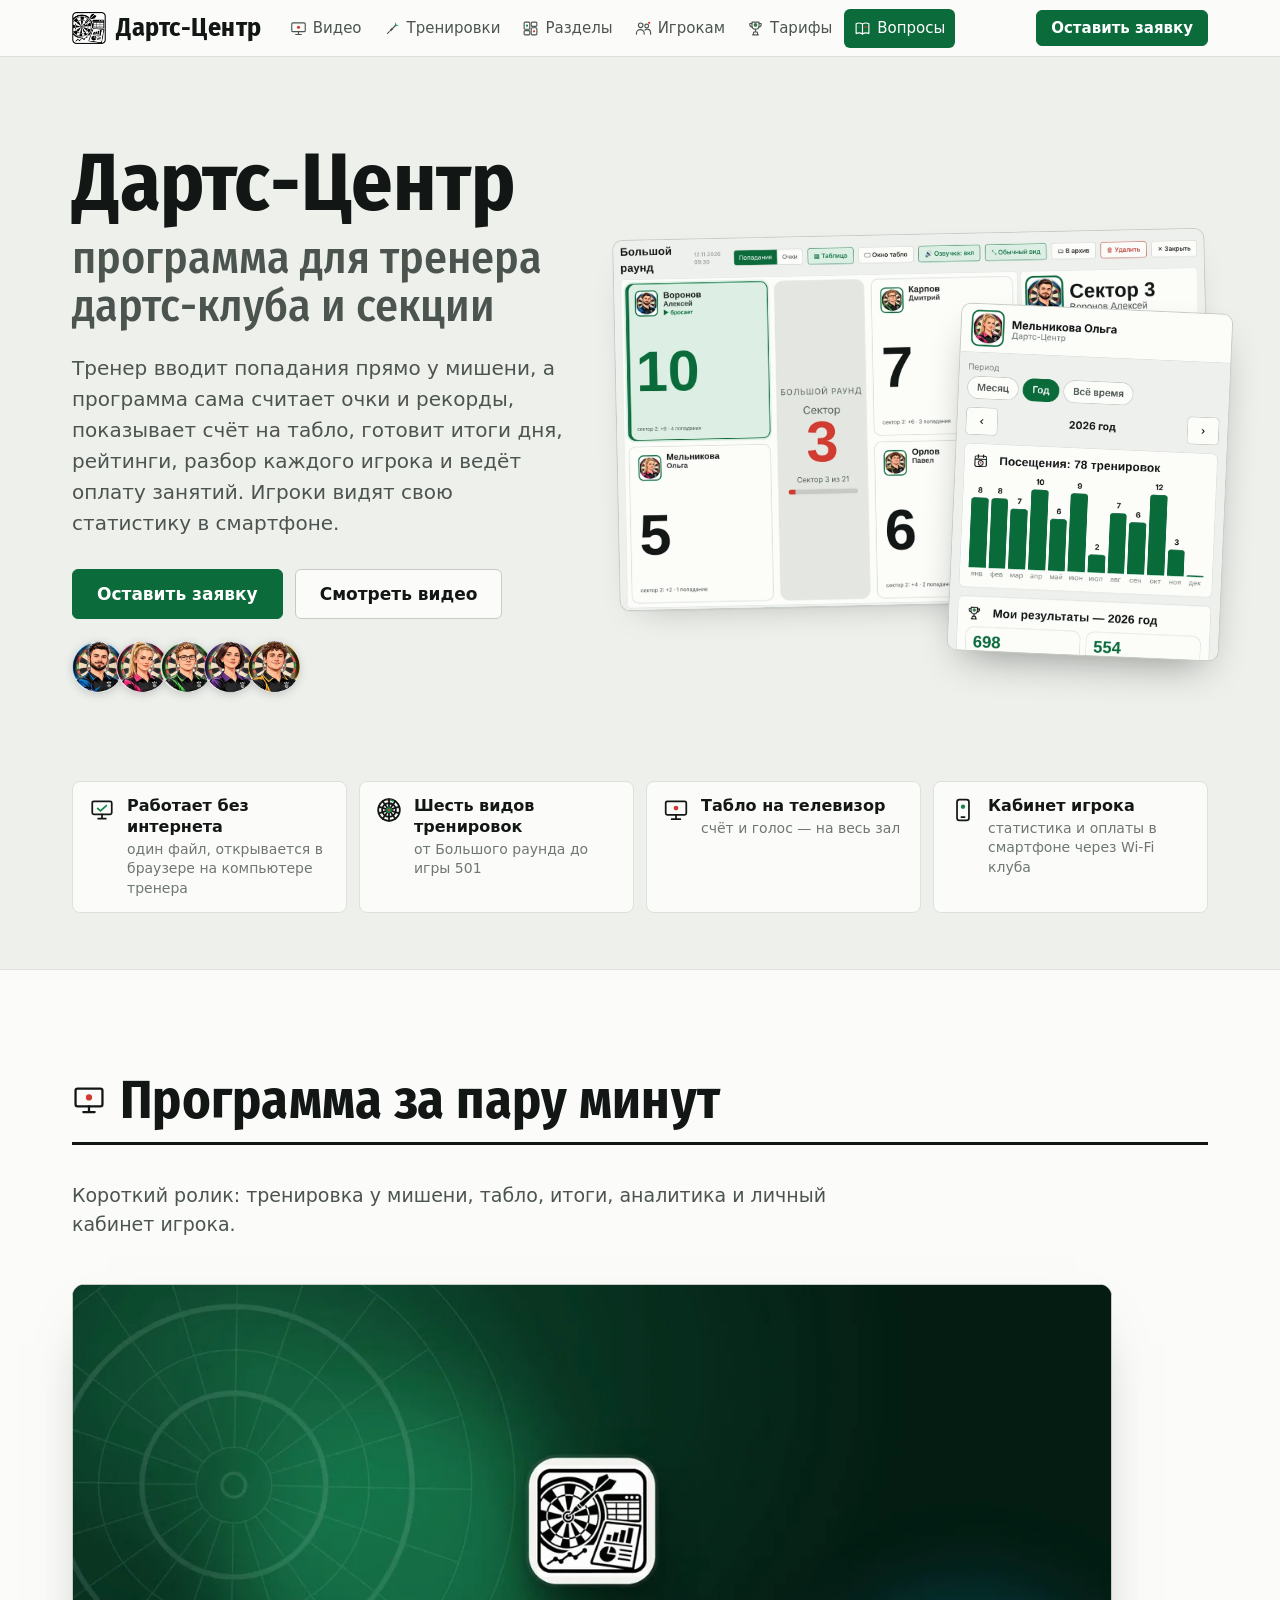
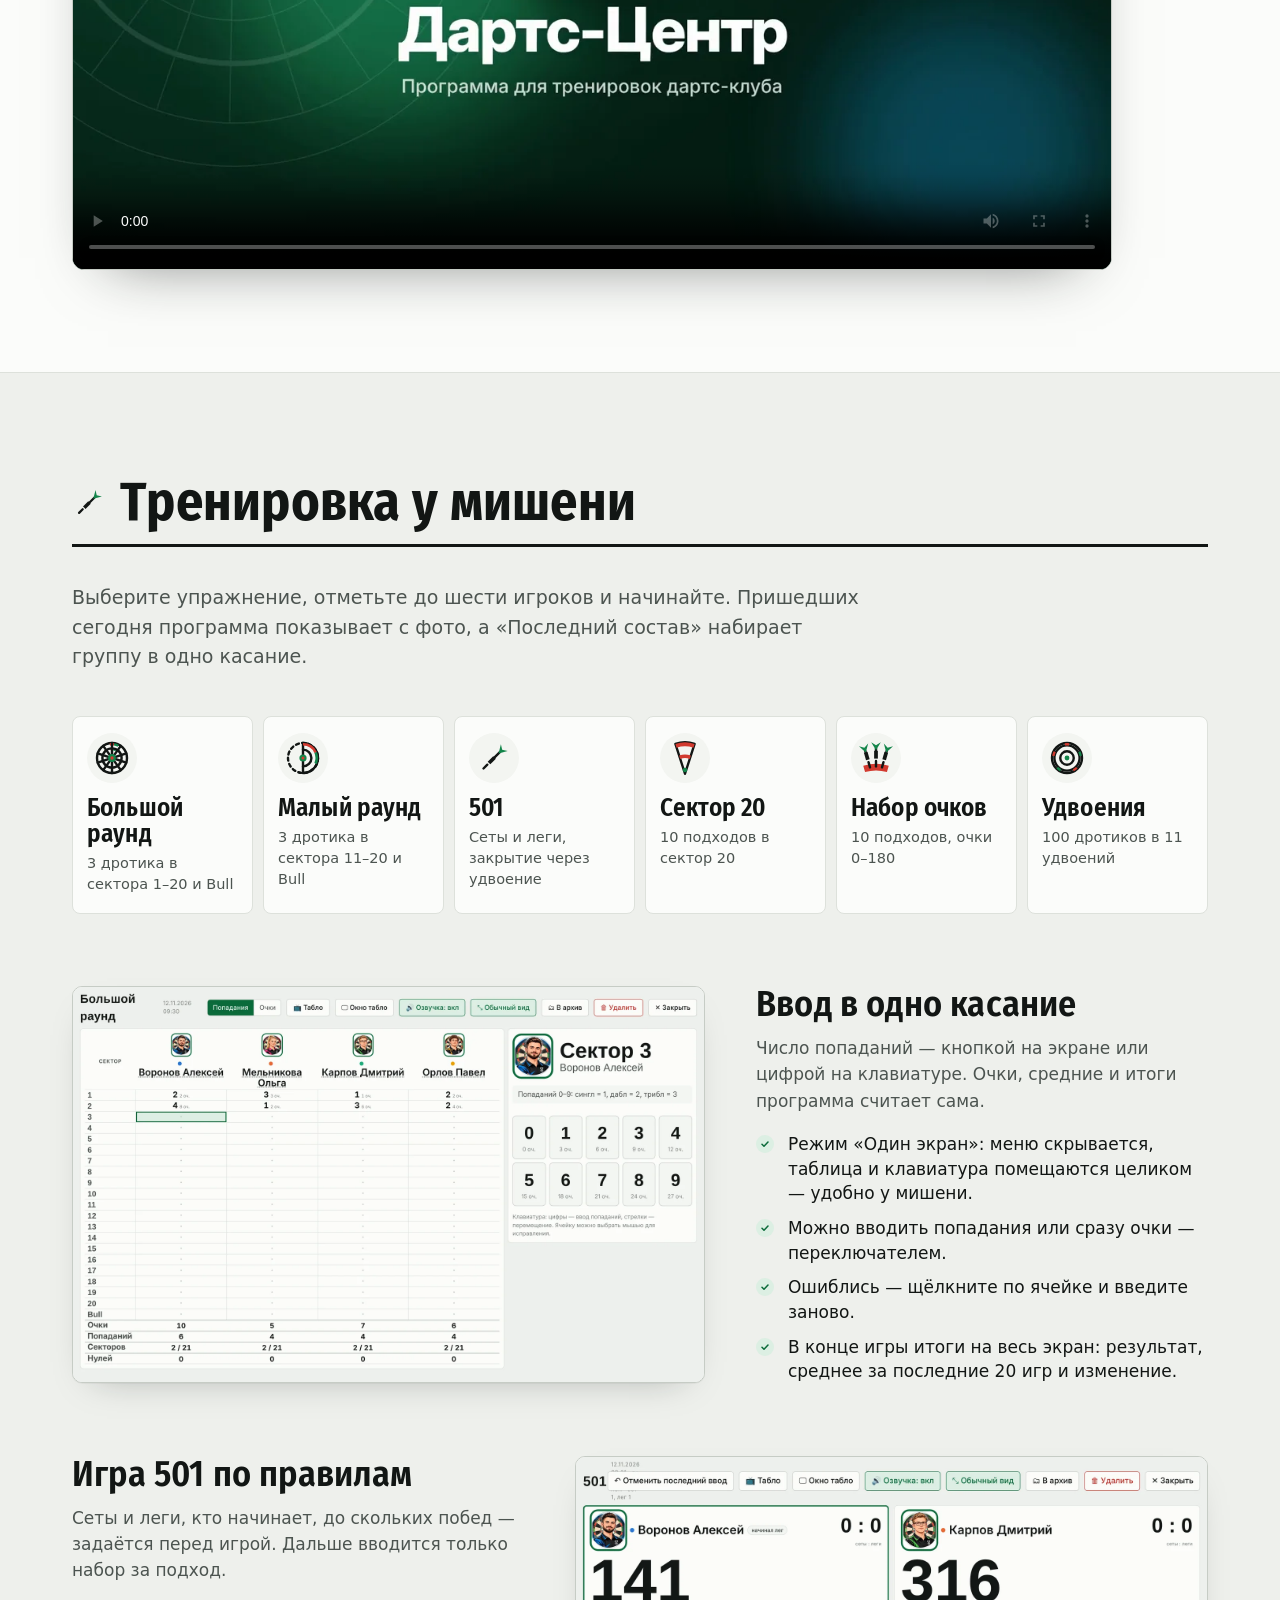
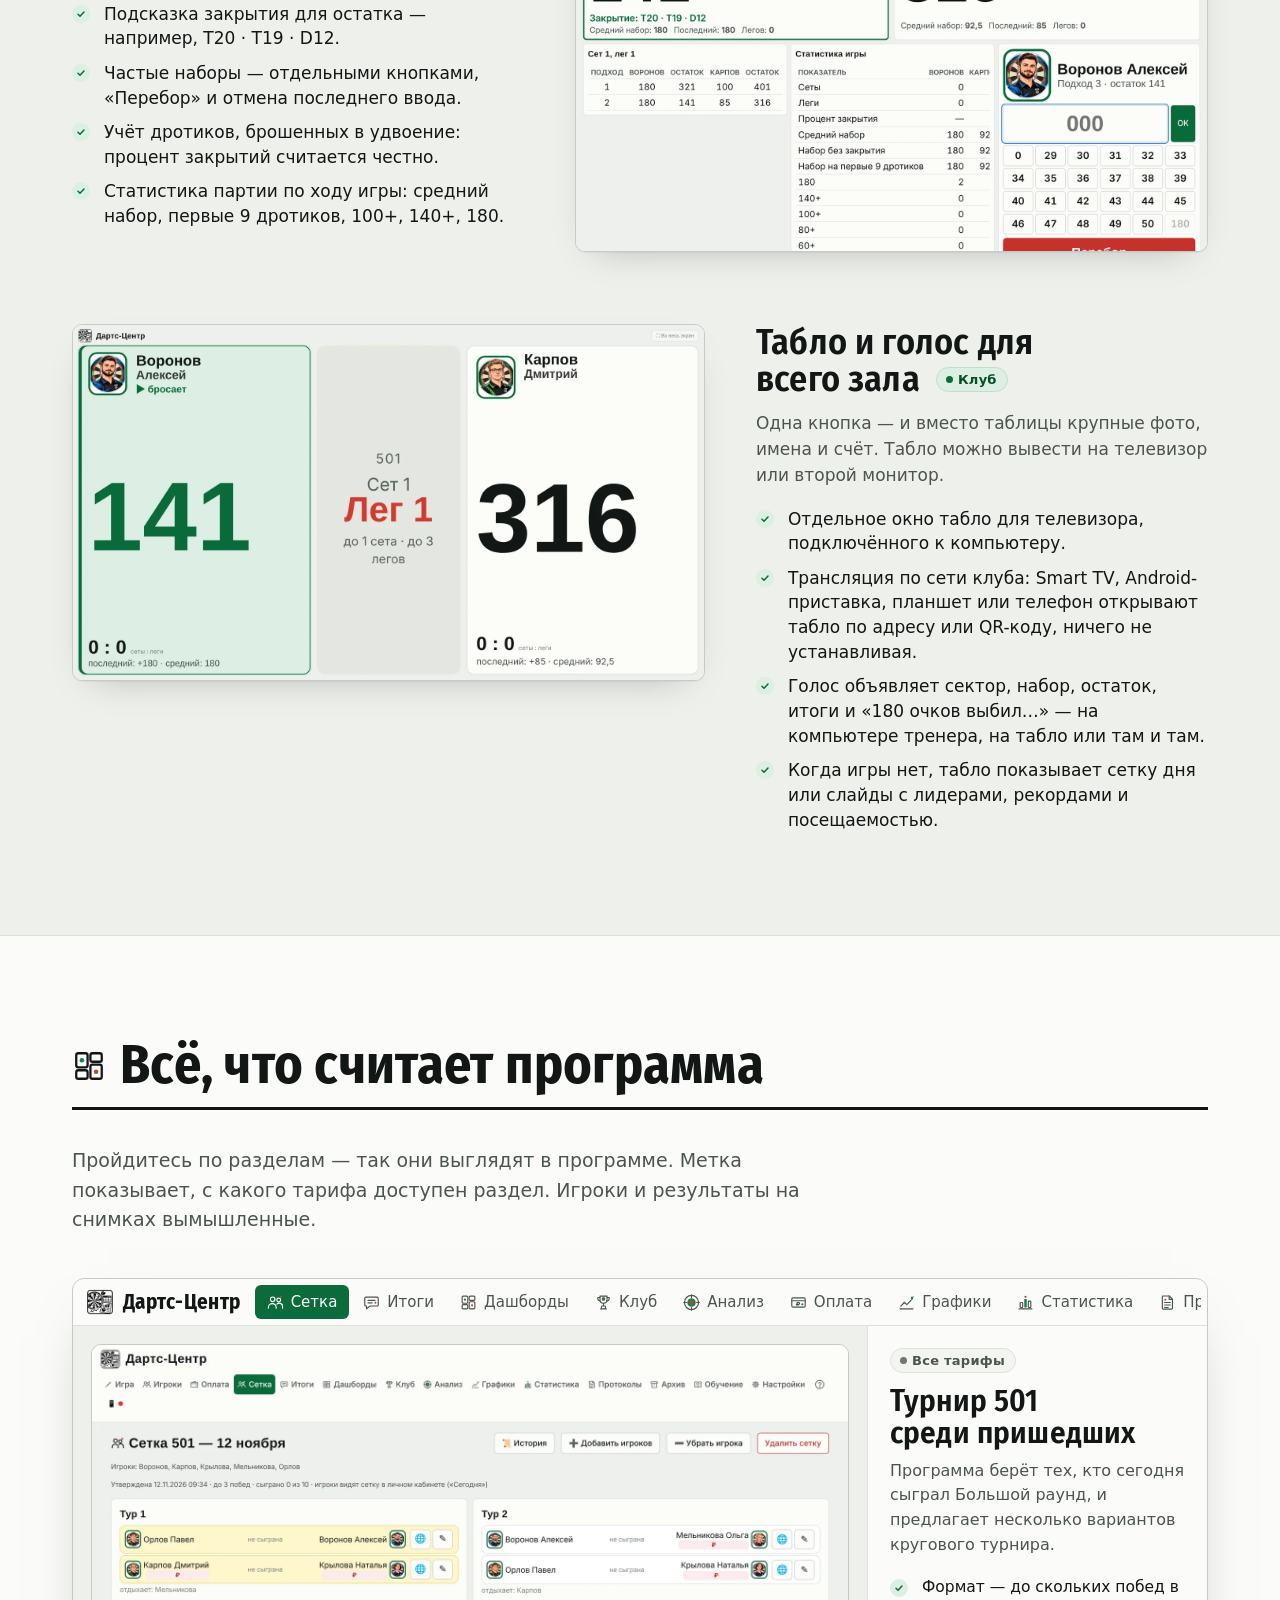
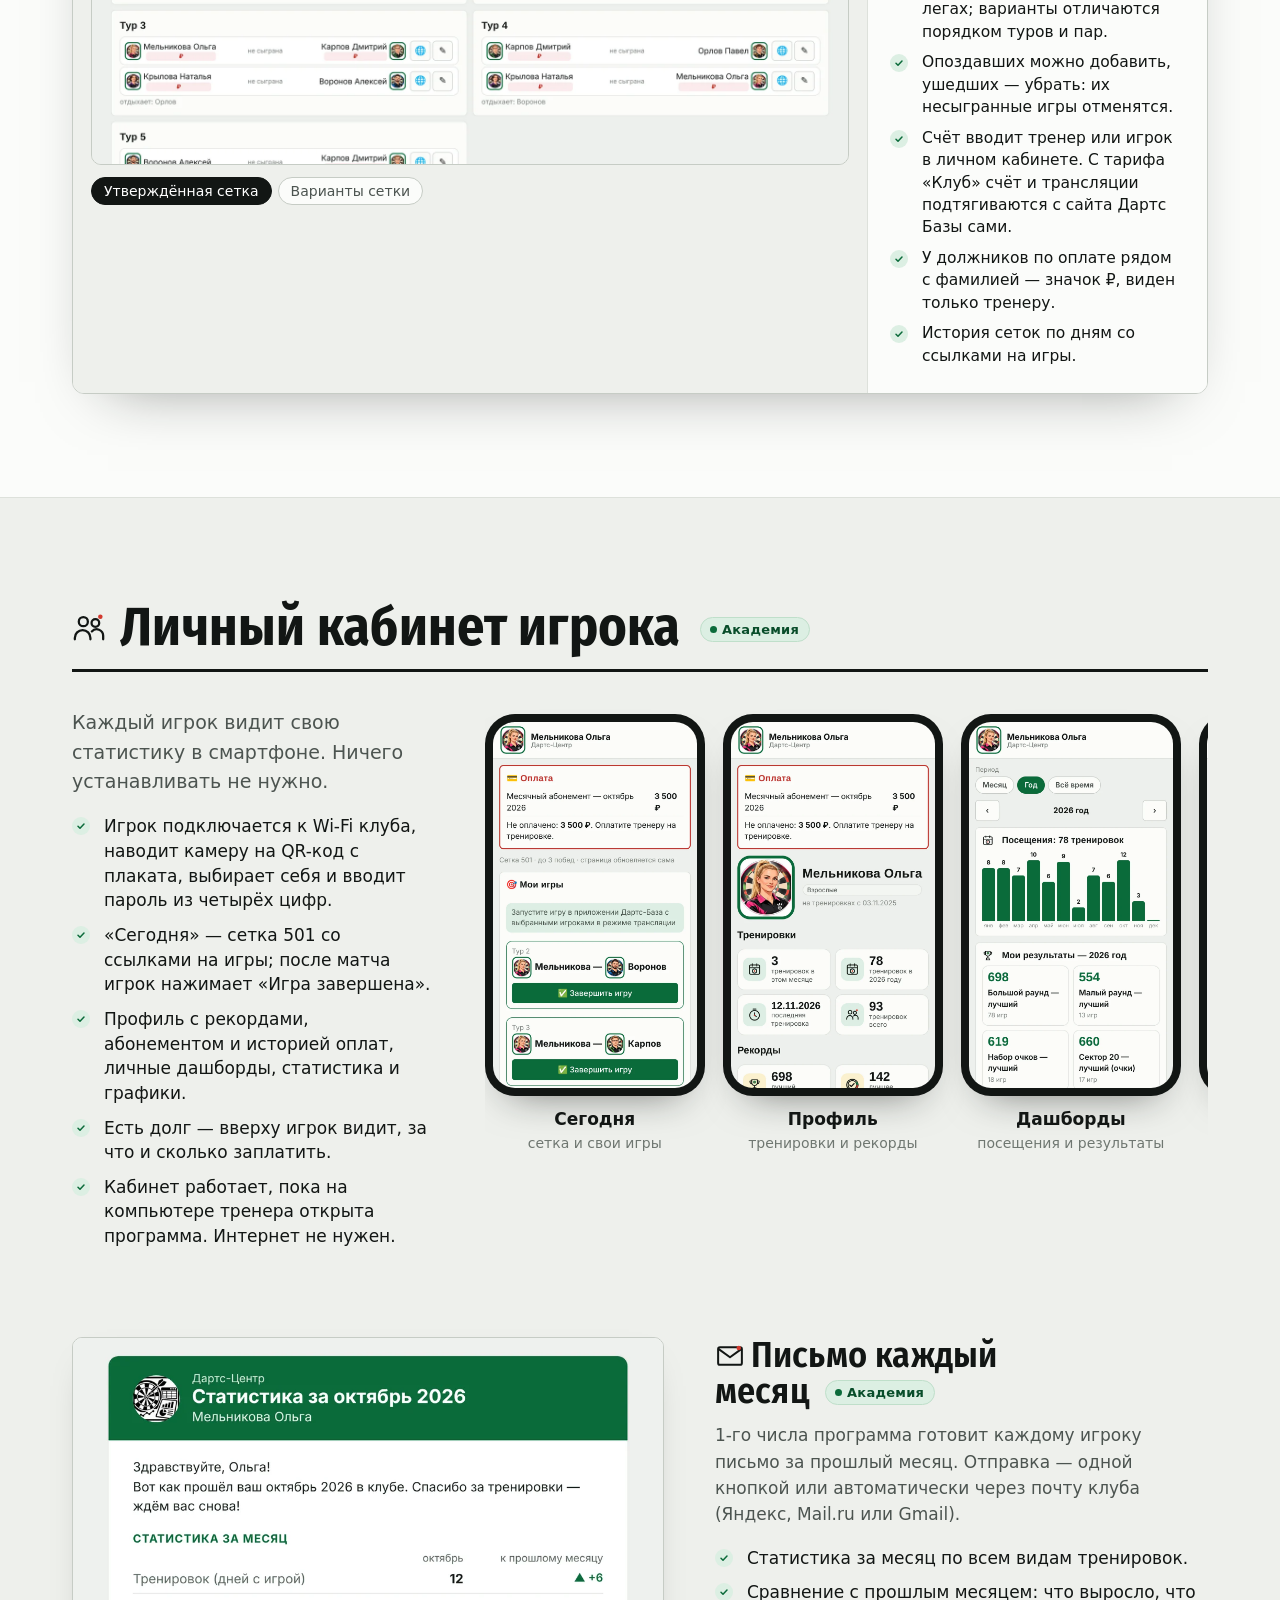
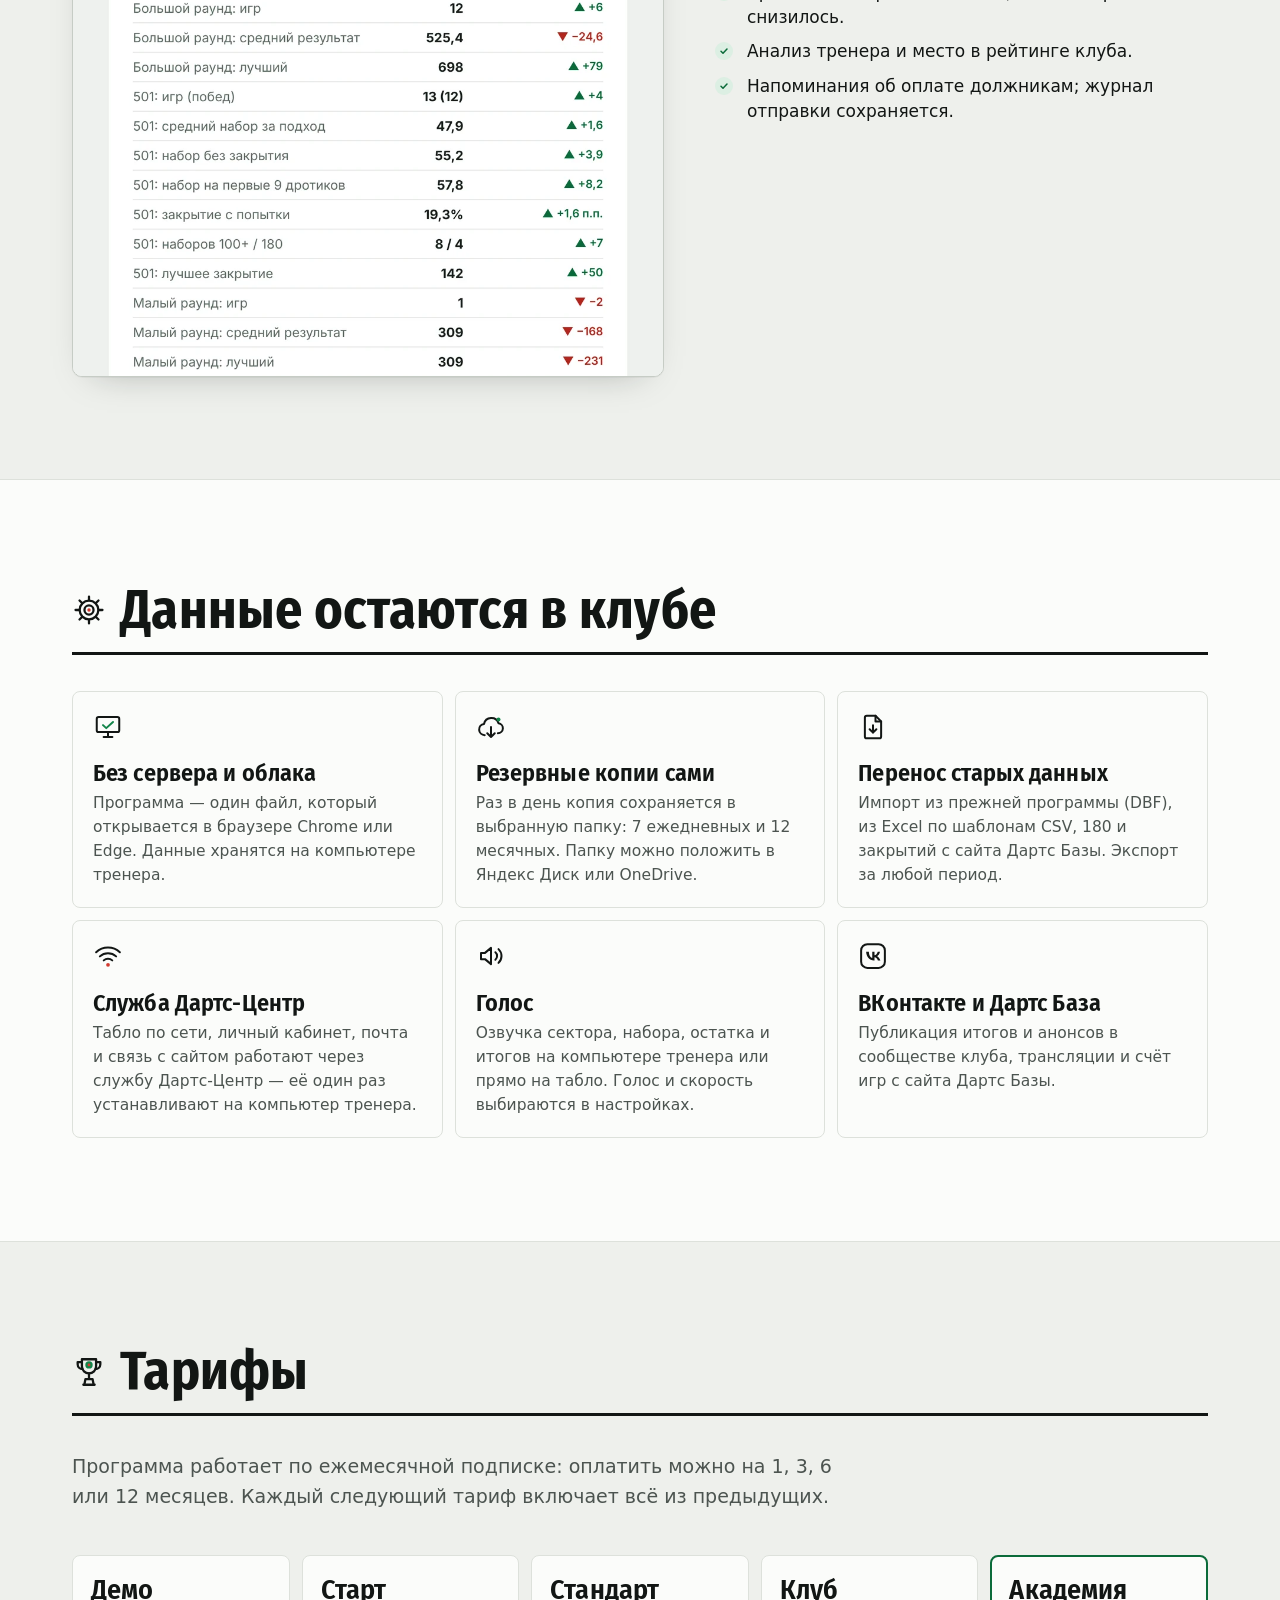
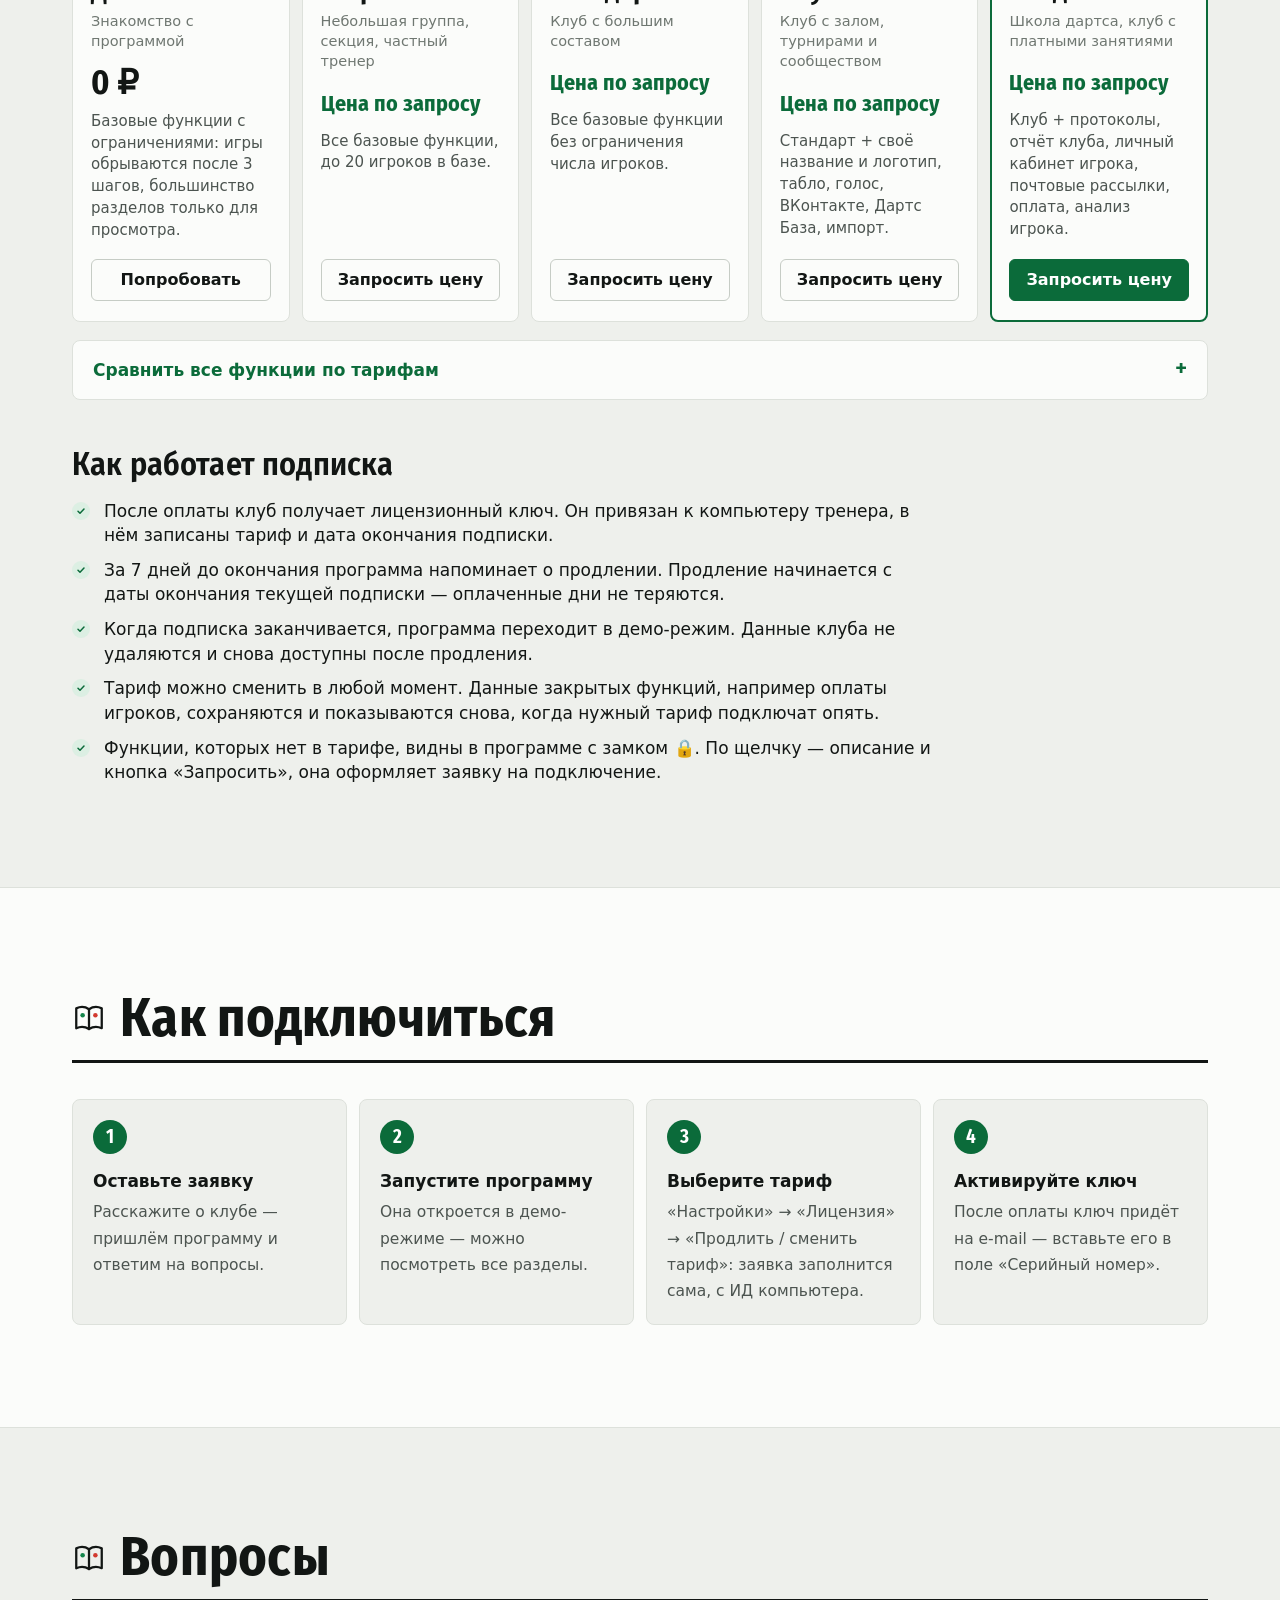
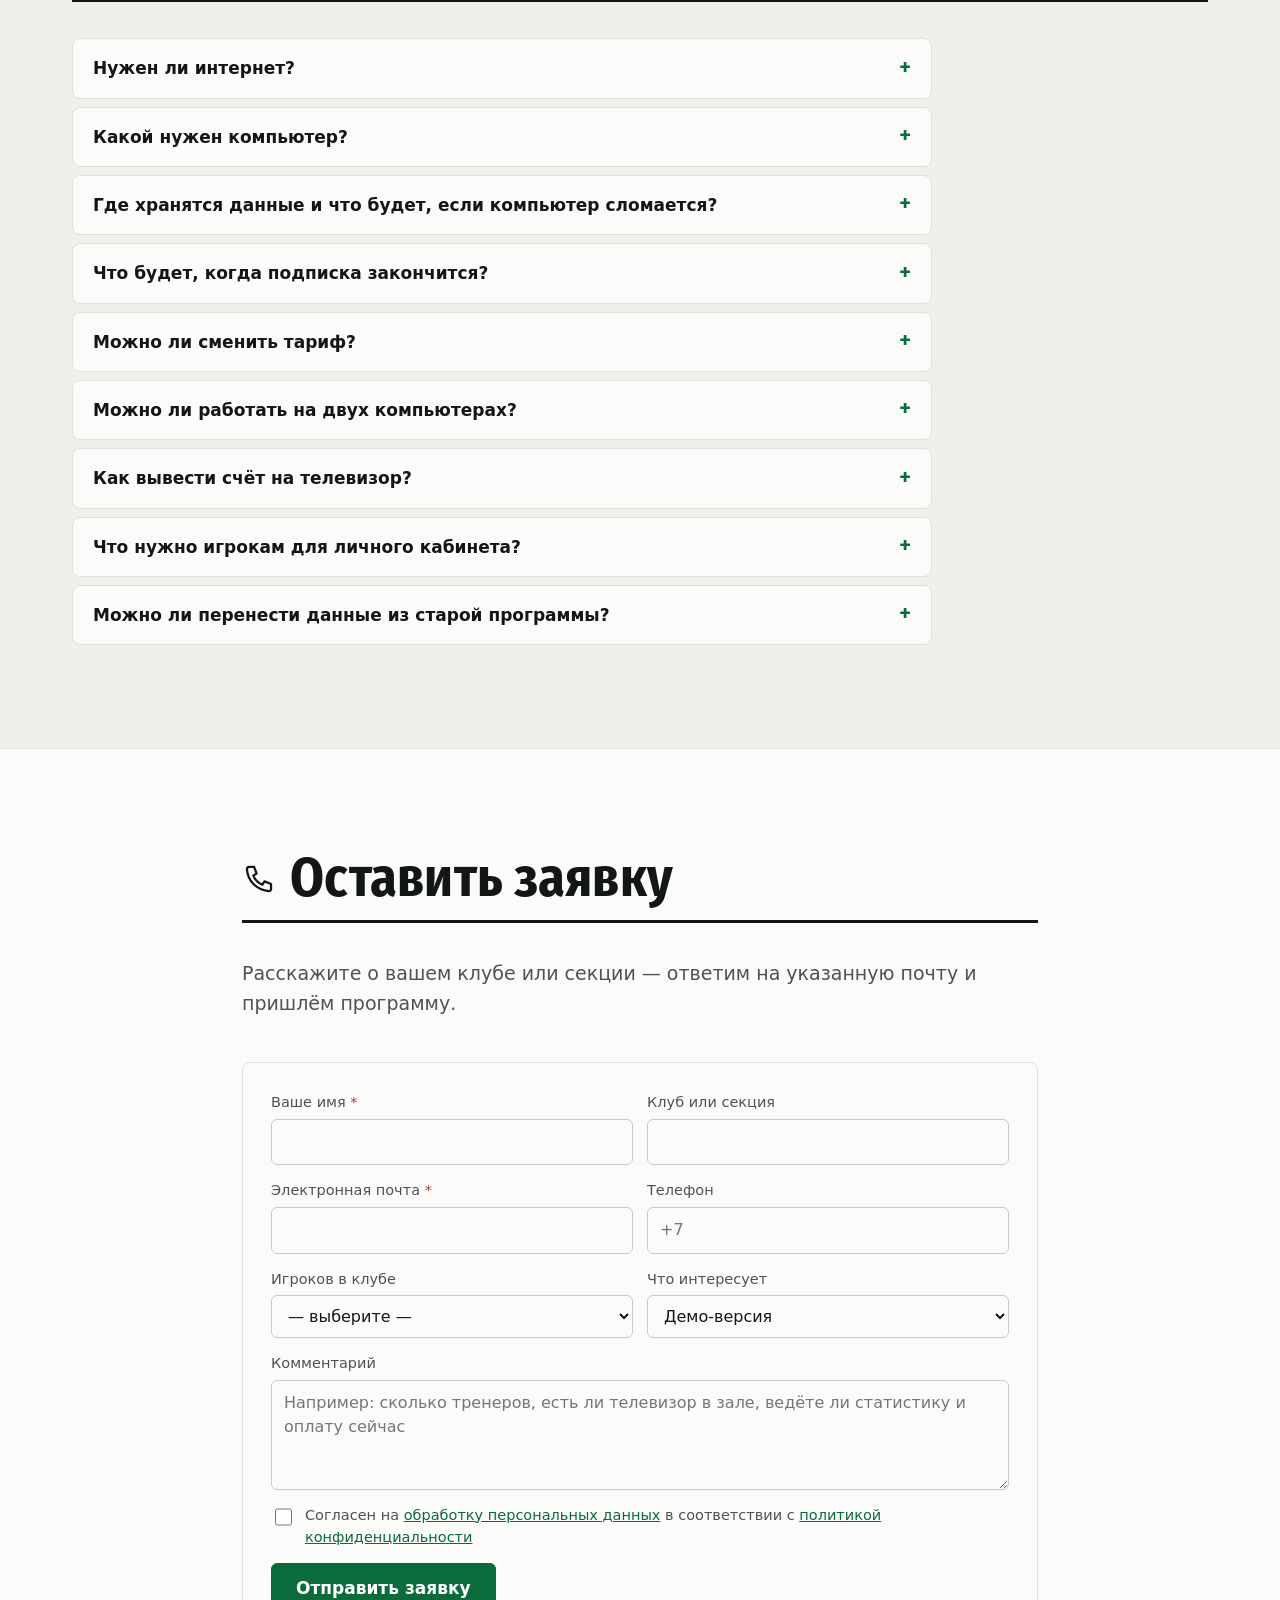
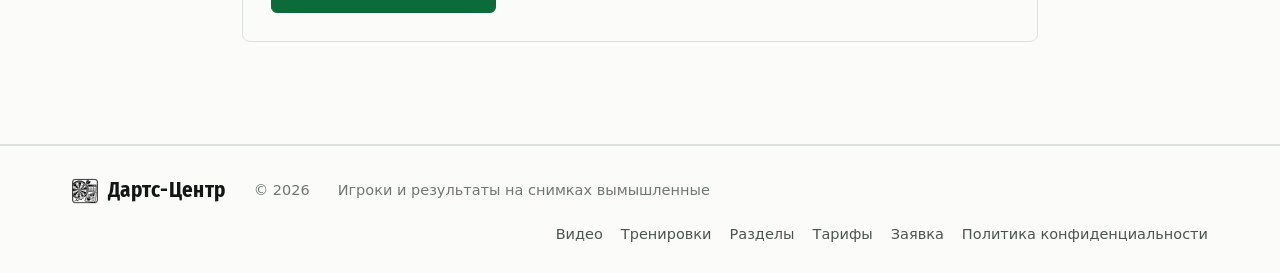
<file: index.html>
<!doctype html>
<html lang="ru">
<head>
<meta charset="utf-8">
<meta name="viewport" content="width=device-width, initial-scale=1">
<title>Дартс-Центр — программа для тренера дартс-клуба и секции</title>
<meta name="description" content="Дартс-Центр — программа для тренировок у мишени: шесть видов тренировок, табло на телевизор, сетка 501, итоги дня, рейтинги, анализ игроков, учёт оплаты, протоколы и личный кабинет игрока в смартфоне. Работает без интернета.">
<meta name="theme-color" content="#fbfcfa">
<meta property="og:type" content="website">
<meta property="og:title" content="Дартс-Центр — программа для тренера дартс-клуба">
<meta property="og:description" content="Тренировки у мишени, табло, сетка 501, рейтинги, анализ игроков, оплата и личный кабинет в смартфоне.">
<meta property="og:image" content="img/shots/br-board.webp">
<link rel="icon" href="img/favicon.png" type="image/png">
<link rel="preload" href="fonts/fira-sans-condensed-cyrillic-700-normal.woff2" as="font" type="font/woff2" crossorigin>
<link rel="stylesheet" href="css/style.css?v=9">
</head>
<body>
<svg xmlns="http://www.w3.org/2000/svg" style="display:none" aria-hidden="true"><symbol id="i-play" viewBox="0 0 24 24" fill="none" stroke="currentColor" stroke-width="1.6" stroke-linecap="round" stroke-linejoin="round"><g transform="translate(5 19) rotate(45)"><path d="M0 0L0 -3.6"></path><path fill="currentColor" stroke="none" d="M-1.25 -3.4h2.5v5.2h-2.5z" transform="translate(0 -7)"></path><path d="M0 -10.2V-15.4"></path><path fill="#13854a" stroke="none" d="M0 -14.2L-3.2 -19.6L0 -17.6L3.2 -19.6Z"></path></g></symbol><symbol id="i-players" viewBox="0 0 24 24" fill="none" stroke="currentColor" stroke-width="1.6" stroke-linecap="round" stroke-linejoin="round"><circle cx="8" cy="7.5" r="3.2"></circle><circle cx="16.5" cy="8.5" r="2.7"></circle><path d="M2 20v-1a5.5 5.5 0 0 1 11 0v1M14 14.4a4.6 4.6 0 0 1 8 3.1V20"></path><circle fill="#d23a2f" stroke="none" cx="20" cy="4" r="1.6"></circle></symbol><symbol id="i-grid" viewBox="0 0 24 24" fill="none" stroke="currentColor" stroke-width="1.6" stroke-linecap="round" stroke-linejoin="round"><circle cx="8" cy="7.5" r="3.2"></circle><circle cx="16.5" cy="8.5" r="2.7"></circle><path d="M2 20v-1a5.5 5.5 0 0 1 11 0v1M14 14.4a4.6 4.6 0 0 1 8 3.1V20"></path><circle fill="#d23a2f" stroke="none" cx="20" cy="4" r="1.6"></circle></symbol><symbol id="i-train" viewBox="0 0 24 24" fill="none" stroke="currentColor" stroke-width="1.6" stroke-linecap="round" stroke-linejoin="round"><path d="M4 4.5h16a1.5 1.5 0 0 1 1.5 1.5v9.5a1.5 1.5 0 0 1-1.5 1.5H10l-5 4v-4H4a1.5 1.5 0 0 1-1.5-1.5V6A1.5 1.5 0 0 1 4 4.5z"></path><path d="M7 9h10M7 12.5h6"></path><circle fill="#d23a2f" stroke="none" cx="17.5" cy="12.5" r="1.4"></circle></symbol><symbol id="i-dash" viewBox="0 0 24 24" fill="none" stroke="currentColor" stroke-width="1.6" stroke-linecap="round" stroke-linejoin="round"><rect x="3" y="3" width="8" height="10" rx="1.5"></rect><rect x="13" y="3" width="8" height="6" rx="1.5"></rect><rect x="3" y="15" width="8" height="6" rx="1.5"></rect><rect x="13" y="11" width="8" height="10" rx="1.5"></rect><circle fill="#d23a2f" stroke="none" cx="17" cy="16" r="1.6"></circle><circle fill="#13854a" stroke="none" cx="7" cy="8" r="1.6"></circle></symbol><symbol id="i-club" viewBox="0 0 24 24" fill="none" stroke="currentColor" stroke-width="1.6" stroke-linecap="round" stroke-linejoin="round"><path d="M7 3h10v5a5 5 0 0 1-10 0z"></path><path d="M7 5H4v1.5A3.5 3.5 0 0 0 7.5 10M17 5h3v1.5A3.5 3.5 0 0 1 16.5 10M12 13v4M8 21h8M9.5 17h5l.8 4H8.7z"></path><circle fill="#13854a" stroke="none" cx="12" cy="7" r="2.6"></circle><circle fill="#d23a2f" stroke="none" cx="12" cy="7" r="1"></circle></symbol><symbol id="i-analysis" viewBox="0 0 24 24" fill="none" stroke="currentColor" stroke-width="1.6" stroke-linecap="round" stroke-linejoin="round"><circle cx="12" cy="12" r="10"></circle><circle fill="#13854a" stroke="none" cx="12" cy="12" r="6"></circle><circle fill="#d23a2f" stroke="none" cx="12" cy="12" r="2.8"></circle><path d="M12 1v4M12 19v4M1 12h4M19 12h4"></path></symbol><symbol id="i-charts" viewBox="0 0 24 24" fill="none" stroke="currentColor" stroke-width="1.6" stroke-linecap="round" stroke-linejoin="round"><path d="M3 21h18"></path><path d="M4 17l5-5 3.5 3L18.5 8.5"></path><path fill="#13854a" stroke="none" d="M18.5 8.5l-.3-4.6 4.6-.3-1.4 1.4 0 0-.5 2.6-2.6.5z"></path><circle fill="#d23a2f" stroke="none" cx="9" cy="12" r="1.3"></circle></symbol><symbol id="i-stats" viewBox="0 0 24 24" fill="none" stroke="currentColor" stroke-width="1.6" stroke-linecap="round" stroke-linejoin="round"><path d="M3 21h18"></path><rect x="4.5" y="12" width="3.5" height="7" rx=".8"></rect><rect fill="#13854a" stroke="none" x="10.25" y="7" width="3.5" height="12" rx=".8"></rect><rect x="16" y="10" width="3.5" height="9" rx=".8"></rect><circle fill="#d23a2f" stroke="none" cx="12" cy="4" r="1.6"></circle></symbol><symbol id="i-proto" viewBox="0 0 24 24" fill="none" stroke="currentColor" stroke-width="1.6" stroke-linecap="round" stroke-linejoin="round"><path d="M6 2.8h8.5L19 7.3V20a1.3 1.3 0 0 1-1.3 1.3H6A1.3 1.3 0 0 1 4.7 20V4.1A1.3 1.3 0 0 1 6 2.8z"></path><path d="M14.3 2.8v4.7H19M8 12h8M8 15.5h8M8 19h5"></path><circle fill="#d23a2f" stroke="none" cx="9" cy="8" r="1.4"></circle></symbol><symbol id="i-archive" viewBox="0 0 24 24" fill="none" stroke="currentColor" stroke-width="1.6" stroke-linecap="round" stroke-linejoin="round"><rect x="3" y="4" width="18" height="5" rx="1.5"></rect><path d="M5 9v10a2 2 0 0 0 2 2h10a2 2 0 0 0 2-2V9"></path><path d="M10 13h4"></path><circle fill="#d23a2f" stroke="none" cx="18.5" cy="6.5" r="1.1"></circle></symbol><symbol id="i-learn" viewBox="0 0 24 24" fill="none" stroke="currentColor" stroke-width="1.6" stroke-linecap="round" stroke-linejoin="round"><path d="M3 5.2c3-1.4 6-1.4 9 .6 3-2 6-2 9-.6v14c-3-1.4-6-1.4-9 .6-3-2-6-2-9-.6z"></path><path d="M12 5.8v14"></path><circle fill="#13854a" stroke="none" cx="7.5" cy="10" r="1.6"></circle><circle fill="#d23a2f" stroke="none" cx="16.5" cy="10" r="1.6"></circle></symbol><symbol id="i-settings" viewBox="0 0 24 24" fill="none" stroke="currentColor" stroke-width="1.6" stroke-linecap="round" stroke-linejoin="round"><circle cx="12" cy="12" r="3.2"></circle><path d="M12 2.5v2.6M12 18.9v2.6M21.5 12h-2.6M5.1 12H2.5M18.7 5.3l-1.8 1.8M7.1 16.9l-1.8 1.8M18.7 18.7l-1.8-1.8M7.1 7.1L5.3 5.3"></path><circle cx="12" cy="12" r="6.6"></circle><circle fill="#d23a2f" stroke="none" cx="12" cy="12" r="1.2"></circle></symbol><symbol id="i-g-501" viewBox="0 0 24 24" fill="none" stroke="currentColor" stroke-width="1.6" stroke-linecap="round" stroke-linejoin="round"><g transform="translate(5 19) rotate(45)"><path d="M0 0L0 -3.6"></path><path fill="currentColor" stroke="none" d="M-1.25 -3.4h2.5v5.2h-2.5z" transform="translate(0 -7)"></path><path d="M0 -10.2V-15.4"></path><path fill="#13854a" stroke="none" d="M0 -14.2L-3.2 -19.6L0 -17.6L3.2 -19.6Z"></path></g></symbol><symbol id="i-g-br" viewBox="0 0 24 24" fill="none" stroke="currentColor" stroke-width="1.6" stroke-linecap="round" stroke-linejoin="round"><circle cx="12" cy="12" r="10"></circle><path fill="#d23a2f" stroke="none" d="M10.44 2.12 A10 10 0 0 1 13.56 2.12 L13.31 3.70 A8.4 8.4 0 0 0 10.69 3.70Z"></path><path fill="#13854a" stroke="none" d="M13.56 2.12 A10 10 0 0 1 16.54 3.09 L15.81 4.52 A8.4 8.4 0 0 0 13.31 3.70Z"></path><path fill="#d23a2f" stroke="none" d="M11.00 5.68 A6.4 6.4 0 0 1 13.00 5.68 L12.78 7.06 A5 5 0 0 0 11.22 7.06Z"></path><path fill="#13854a" stroke="none" d="M13.00 5.68 A6.4 6.4 0 0 1 14.91 6.30 L14.27 7.54 A5 5 0 0 0 12.78 7.06Z"></path><circle cx="12" cy="12" r="6.4"></circle><path d="M12.00 22.00L12.00 14.60M12.00 9.40L12.00 2.00"></path><path d="M6.12 20.09L10.47 14.10M13.53 9.90L17.88 3.91"></path><path d="M2.49 15.09L9.53 12.80M14.47 11.20L21.51 8.91"></path><path d="M2.49 8.91L9.53 11.20M14.47 12.80L21.51 15.09"></path><path d="M6.12 3.91L10.47 9.90M13.53 14.10L17.88 20.09"></path><circle fill="#13854a" stroke="none" cx="12" cy="12" r="2.6"></circle><circle fill="#d23a2f" stroke="none" cx="12" cy="12" r="1.1"></circle></symbol><symbol id="i-g-sr" viewBox="0 0 24 24" fill="none" stroke="currentColor" stroke-width="1.6" stroke-linecap="round" stroke-linejoin="round"><circle cx="12" cy="12" r="10" stroke-dasharray="2 2.2"></circle><path d="M12 2a10 10 0 0 1 0 20z" fill="none"></path><path fill="#d23a2f" stroke="none" d="M12 2a10 10 0 0 1 9.2 6L19.6 8.7A8.3 8.3 0 0 0 12 3.7z"></path><path fill="#13854a" stroke="none" d="M21.2 8a10 10 0 0 1 0 8l-1.6-.7a8.3 8.3 0 0 0 0-6.6z"></path><path d="M12 6.4a5.6 5.6 0 0 1 0 11.2"></path><circle fill="#13854a" stroke="none" cx="12" cy="12" r="2.4"></circle><circle fill="#d23a2f" stroke="none" cx="12" cy="12" r="1"></circle></symbol><symbol id="i-g-s20" viewBox="0 0 24 24" fill="none" stroke="currentColor" stroke-width="1.6" stroke-linecap="round" stroke-linejoin="round"><path d="M12 22.5L5.6 2.6A20 20 0 0 1 18.4 2.6Z"></path><path fill="#d23a2f" stroke="none" d="M5.6 2.6A20 20 0 0 1 18.4 2.6L17.6 5.1A17.4 17.4 0 0 0 6.4 5.1Z"></path><path fill="#d23a2f" stroke="none" d="M8.1 10.4A12.2 12.2 0 0 1 15.9 10.4L15.2 12.6A10 10 0 0 0 8.8 12.6Z"></path><circle fill="#13854a" stroke="none" cx="12" cy="20" r="1.5"></circle></symbol><symbol id="i-g-sc" viewBox="0 0 24 24" fill="none" stroke="currentColor" stroke-width="1.6" stroke-linecap="round" stroke-linejoin="round"><path fill="#d23a2f" stroke="none" d="M3.5 17.2Q12 14.6 20.5 17.2L19.3 21.4Q12 19.4 4.7 21.4Z"></path><g transform="translate(8 18.2) rotate(-16)"><path d="M0 0L0 -3.6"></path><path fill="currentColor" stroke="none" d="M-1.25 -3.4h2.5v5.2h-2.5z" transform="translate(0 -7)"></path><path d="M0 -10.2V-11.4"></path><path fill="#13854a" stroke="none" d="M0 -10.2L-3.2 -15.6L0 -13.6L3.2 -15.6Z"></path></g><g transform="translate(12 17.6) rotate(0)"><path d="M0 0L0 -3.6"></path><path fill="currentColor" stroke="none" d="M-1.25 -3.4h2.5v5.2h-2.5z" transform="translate(0 -7)"></path><path d="M0 -10.2V-11.9"></path><path fill="#13854a" stroke="none" d="M0 -10.7L-3.2 -16.1L0 -14.1L3.2 -16.1Z"></path></g><g transform="translate(16 18.2) rotate(16)"><path d="M0 0L0 -3.6"></path><path fill="currentColor" stroke="none" d="M-1.25 -3.4h2.5v5.2h-2.5z" transform="translate(0 -7)"></path><path d="M0 -10.2V-11.4"></path><path fill="#13854a" stroke="none" d="M0 -10.2L-3.2 -15.6L0 -13.6L3.2 -15.6Z"></path></g></symbol><symbol id="i-g-dbl" viewBox="0 0 24 24" fill="none" stroke="currentColor" stroke-width="1.6" stroke-linecap="round" stroke-linejoin="round"><circle cx="12" cy="12" r="10"></circle><circle cx="12" cy="12" r="8.4"></circle><path fill="#d23a2f" stroke="none" d="M10.44 2.12 A10 10 0 0 1 13.56 2.12 L13.31 3.70 A8.4 8.4 0 0 0 10.69 3.70Z"></path><path fill="#13854a" stroke="none" d="M20.91 7.46 A10 10 0 0 1 21.88 10.44 L20.30 10.69 A8.4 8.4 0 0 0 19.48 8.19Z"></path><path fill="#d23a2f" stroke="none" d="M19.07 19.07 A10 10 0 0 1 16.54 20.91 L15.81 19.48 A8.4 8.4 0 0 0 17.94 17.94Z"></path><path fill="#13854a" stroke="none" d="M7.46 20.91 A10 10 0 0 1 4.93 19.07 L6.06 17.94 A8.4 8.4 0 0 0 8.19 19.48Z"></path><path fill="#d23a2f" stroke="none" d="M2.12 10.44 A10 10 0 0 1 3.09 7.46 L4.52 8.19 A8.4 8.4 0 0 0 3.70 10.69Z"></path><circle cx="12" cy="12" r="4.5"></circle><circle fill="#13854a" stroke="none" cx="12" cy="12" r="1.6"></circle></symbol><symbol id="i-tv" viewBox="0 0 24 24" fill="none" stroke="currentColor" stroke-width="1.6" stroke-linecap="round" stroke-linejoin="round"><rect x="2.5" y="4" width="19" height="12.5" rx="1.5"/><path d="M8 20.5h8M12 16.5v4"/><circle cx="12" cy="10.2" r="2.2" fill="#d23a2f" stroke="none"/></symbol><symbol id="i-phone" viewBox="0 0 24 24" fill="none" stroke="currentColor" stroke-width="1.6" stroke-linecap="round" stroke-linejoin="round"><rect x="6.5" y="2.5" width="11" height="19" rx="2.2"/><path d="M10.5 18.5h3"/><circle cx="12" cy="9" r="2" fill="#13854a" stroke="none"/></symbol><symbol id="i-mail" viewBox="0 0 24 24" fill="none" stroke="currentColor" stroke-width="1.6" stroke-linecap="round" stroke-linejoin="round"><rect x="2.5" y="5" width="19" height="14" rx="1.5"/><path d="M3 6.5l9 6.5 9-6.5"/><circle cx="19" cy="5.5" r="1.8" fill="#d23a2f" stroke="none"/></symbol><symbol id="i-voice" viewBox="0 0 24 24" fill="none" stroke="currentColor" stroke-width="1.6" stroke-linecap="round" stroke-linejoin="round"><path d="M4 9.5h3.2L12 5.5v13l-4.8-4H4z"/><path d="M15.5 9a4 4 0 0 1 0 6M18 6.5a7.5 7.5 0 0 1 0 11"/></symbol><symbol id="i-offline" viewBox="0 0 24 24" fill="none" stroke="currentColor" stroke-width="1.6" stroke-linecap="round" stroke-linejoin="round"><rect x="3" y="4" width="18" height="12" rx="1.5"/><path d="M8.5 20h7M12 16v4"/><path d="M8 10.5l2.6 2.4L16 8" stroke="#13854a"/></symbol><symbol id="i-backup" viewBox="0 0 24 24" fill="none" stroke="currentColor" stroke-width="1.6" stroke-linecap="round" stroke-linejoin="round"><path d="M7 18.5a4.5 4.5 0 0 1-.6-8.96A6 6 0 0 1 18 9a4 4 0 0 1-.5 7.97"/><path d="M12 12v8M9 17l3 3 3-3"/><circle cx="18" cy="6" r="1.6" fill="#13854a" stroke="none"/></symbol><symbol id="i-import" viewBox="0 0 24 24" fill="none" stroke="currentColor" stroke-width="1.6" stroke-linecap="round" stroke-linejoin="round"><path d="M14 3H7a1.5 1.5 0 0 0-1.5 1.5v15A1.5 1.5 0 0 0 7 21h10a1.5 1.5 0 0 0 1.5-1.5V7.5z"/><path d="M14 3v4.5h4.5M12 10.5v6M9.3 13.8L12 16.5l2.7-2.7"/></symbol><symbol id="i-wifi" viewBox="0 0 24 24" fill="none" stroke="currentColor" stroke-width="1.6" stroke-linecap="round" stroke-linejoin="round"><path d="M2.5 9a14 14 0 0 1 19 0M5.5 12.3a9.5 9.5 0 0 1 13 0M8.6 15.5a5 5 0 0 1 6.8 0"/><circle cx="12" cy="19" r="1.5" fill="#d23a2f" stroke="none"/></symbol><symbol id="i-key" viewBox="0 0 24 24" fill="none" stroke="currentColor" stroke-width="1.6" stroke-linecap="round" stroke-linejoin="round"><circle cx="8" cy="15" r="4.5"/><path d="M11.3 11.7L20 3M16.5 6.5l2.5 2.5M14.5 8.5l2 2"/><circle cx="8" cy="15" r="1.4" fill="#13854a" stroke="none"/></symbol><symbol id="i-vk" viewBox="0 0 24 24" fill="none" stroke="currentColor" stroke-width="1.6" stroke-linecap="round" stroke-linejoin="round"><rect x="2.5" y="2.5" width="19" height="19" rx="5"/><path d="M6.5 8.5c.3 4.2 2.6 7 6.3 7h.4v-2.6c1.3.1 2.3 1.1 2.7 2.6h2c-.5-1.9-1.8-3-2.6-3.4.8-.5 2-1.7 2.3-3.6h-1.8c-.4 1.5-1.5 2.7-2.6 2.8V8.5h-1.8v5c-1.1-.3-2.6-1.7-2.7-5z" fill="currentColor" stroke="none"/></symbol><symbol id="i-tg" viewBox="0 0 24 24" fill="none" stroke="currentColor" stroke-width="1.6" stroke-linecap="round" stroke-linejoin="round"><path d="M21 4.5L3 11.4l5.6 2 2 6.1 3.1-3.6 4.6 3.6z"/><path d="M8.6 13.4l9-6.3-6.9 7.9"/></symbol><symbol id="i-call" viewBox="0 0 24 24" fill="none" stroke="currentColor" stroke-width="1.6" stroke-linecap="round" stroke-linejoin="round"><path d="M5 3.5h3.5l1.8 4.6-2.3 1.5a11 11 0 0 0 6.4 6.4l1.5-2.3 4.6 1.8V19a1.5 1.5 0 0 1-1.6 1.5C10.6 20 4 13.4 3.5 5.1A1.5 1.5 0 0 1 5 3.5z"/></symbol><symbol id="i-check" viewBox="0 0 24 24" fill="none" stroke="currentColor" stroke-width="1.6" stroke-linecap="round" stroke-linejoin="round"><path d="M5 12.5l4.5 4.5L19 7.5"/></symbol><symbol id="i-cross" viewBox="0 0 24 24" fill="none" stroke="currentColor" stroke-width="1.6" stroke-linecap="round" stroke-linejoin="round"><path d="M6 6l12 12M18 6L6 18"/></symbol><symbol id="i-qr" viewBox="0 0 24 24" fill="none" stroke="currentColor" stroke-width="1.6" stroke-linecap="round" stroke-linejoin="round"><rect x="3" y="3" width="7" height="7" rx="1"/><rect x="14" y="3" width="7" height="7" rx="1"/><rect x="3" y="14" width="7" height="7" rx="1"/><path d="M14 14h3v3M21 14v1M14 20h1M17.5 20.5H21v-3"/><rect x="5.5" y="5.5" width="2" height="2" fill="currentColor" stroke="none"/><rect x="16.5" y="5.5" width="2" height="2" fill="currentColor" stroke="none"/><rect x="5.5" y="16.5" width="2" height="2" fill="#13854a" stroke="none"/></symbol><symbol id="i-print" viewBox="0 0 24 24" fill="none" stroke="currentColor" stroke-width="1.6" stroke-linecap="round" stroke-linejoin="round"><path d="M7 8V3.5h10V8"/><rect x="3" y="8" width="18" height="8.5" rx="1.5"/><path d="M7 14h10v6.5H7z"/><circle cx="17.5" cy="11" r="1" fill="#d23a2f" stroke="none"/></symbol><symbol id="i-zoom" viewBox="0 0 24 24" fill="none" stroke="currentColor" stroke-width="1.6" stroke-linecap="round" stroke-linejoin="round"><circle cx="10.5" cy="10.5" r="6.5"/><path d="M15.5 15.5L21 21M10.5 7.5v6M7.5 10.5h6"/></symbol><symbol id="i-pay" viewBox="0 0 24 24" fill="none" stroke="currentColor" stroke-width="1.6" stroke-linecap="round" stroke-linejoin="round"><rect x="2.5" y="5.5" width="19" height="13" rx="1.8"/><path d="M2.5 9.5h19"/><path d="M10 15.5V12h2.2a1.3 1.3 0 0 1 0 2.6H9M9 15.5h3"/><circle cx="17.5" cy="14.5" r="1.6" fill="#13854a" stroke="none"/></symbol></svg>
<a class="skip" href="#main">К содержанию</a>

<header class="top">
  <div class="wrap top-in">
    <a class="brand" href="#top" aria-label="Дартс-Центр — в начало"><img src="img/logo.png" alt="" width="34" height="34">Дартс-Центр</a>
    <nav class="nav" id="nav" aria-label="Разделы сайта">
      <a href="#video"><svg class="ic"><use href="#i-tv"/></svg>Видео</a>
      <a href="#modes"><svg class="ic"><use href="#i-play"/></svg>Тренировки</a>
      <a href="#tour"><svg class="ic"><use href="#i-dash"/></svg>Разделы</a>
      <a href="#cabinet"><svg class="ic"><use href="#i-players"/></svg>Игрокам</a>
      <a href="#prices"><svg class="ic"><use href="#i-club"/></svg>Тарифы</a>
      <a href="#faq"><svg class="ic"><use href="#i-learn"/></svg>Вопросы</a>
    </nav>
    <a class="btn primary" href="#contact">Оставить заявку</a>
  </div>
</header>

<main id="main">

<div class="hero" id="top">
  <div class="wrap">
    <div class="hero-grid">
      <div>
        <h1>Дартс-Центр<span>программа для тренера дартс-клуба и секции</span></h1>
        <p class="lead">Тренер вводит попадания прямо у мишени, а программа сама считает очки и рекорды, показывает счёт на табло, готовит итоги дня, рейтинги, разбор каждого игрока и ведёт оплату занятий. Игроки видят свою статистику в смартфоне.</p>
        <div class="cta">
          <a class="btn primary lg" href="#contact">Оставить заявку</a>
          <a class="btn lg" href="#video">Смотреть видео</a>
        </div>
        <div class="faces" aria-hidden="true">
          <img src="img/av/voronov.webp" alt=""><img src="img/av/melnikova.webp" alt=""><img src="img/av/karpov.webp" alt=""><img src="img/av/krylova.webp" alt=""><img src="img/av/orlov.webp" alt="">
        </div>
      </div>
      <div class="hero-shot">
        <button class="shot" type="button" data-full="img/shots/br-board.webp" data-cap="Табло Большого раунда: фото, счёт и текущий сектор крупно">
          <img src="img/shots/br-board.webp" width="1600" height="1000" alt="Табло Большого раунда: четыре игрока с фото и счётом, посередине текущий сектор">
        </button>
        <button class="shot" type="button" data-full="img/shots/cab-dash.webp" data-cap="Личный кабинет игрока в смартфоне" data-narrow>
          <img src="img/shots/cab-dash.webp" width="780" height="1688" alt="Личный кабинет игрока: посещения и лучшие результаты" style="aspect-ratio:780/1000;object-fit:cover;object-position:top">
        </button>
      </div>
    </div>
    <div class="facts">
      <div class="fact"><svg class="ic"><use href="#i-offline"/></svg><div><b>Работает без интернета</b><small>один файл, открывается в браузере на компьютере тренера</small></div></div>
      <div class="fact"><svg class="ic"><use href="#i-g-br"/></svg><div><b>Шесть видов тренировок</b><small>от Большого раунда до игры 501</small></div></div>
      <div class="fact"><svg class="ic"><use href="#i-tv"/></svg><div><b>Табло на телевизор</b><small>счёт и голос — на весь зал</small></div></div>
      <div class="fact"><svg class="ic"><use href="#i-phone"/></svg><div><b>Кабинет игрока</b><small>статистика и оплаты в смартфоне через Wi‑Fi клуба</small></div></div>
    </div>
  </div>
</div>

<!-- ============ Видео ============ -->
<section class="alt" id="video" aria-labelledby="h-video">
  <div class="wrap">
    <div class="sec-h"><svg class="ic"><use href="#i-tv"/></svg><h2 id="h-video">Программа за пару минут</h2></div>
    <p class="sec-intro">Короткий ролик: тренировка у мишени, табло, итоги, аналитика и личный кабинет игрока.</p>
    <div class="video">
      <video controls preload="metadata" playsinline poster="video/poster.webp?v=9" width="1920" height="1080"><source src="video/promo.mp4?v=9" type="video/mp4">Ваш браузер не показывает видео. <a href="video/promo.mp4">Скачать ролик</a>.</video>
    </div>
  </div>
</section>

<!-- ============ Тренировки ============ -->
<section id="modes" aria-labelledby="h-modes">
  <div class="wrap">
    <div class="sec-h"><svg class="ic"><use href="#i-play"/></svg><h2 id="h-modes">Тренировка у мишени</h2></div>
    <p class="sec-intro">Выберите упражнение, отметьте до шести игроков и начинайте. Пришедших сегодня программа показывает с фото, а «Последний состав» набирает группу в одно касание.</p>
    <div class="modes">
      <article class="mode"><div class="gi"><svg><use href="#i-g-br"/></svg></div><h3>Большой раунд</h3><p>3 дротика в сектора 1–20 и Bull</p></article>
      <article class="mode"><div class="gi"><svg><use href="#i-g-sr"/></svg></div><h3>Малый раунд</h3><p>3 дротика в сектора 11–20 и Bull</p></article>
      <article class="mode"><div class="gi"><svg><use href="#i-g-501"/></svg></div><h3>501</h3><p>Сеты и леги, закрытие через удвоение</p></article>
      <article class="mode"><div class="gi"><svg><use href="#i-g-s20"/></svg></div><h3>Сектор 20</h3><p>10 подходов в сектор 20</p></article>
      <article class="mode"><div class="gi"><svg><use href="#i-g-sc"/></svg></div><h3>Набор очков</h3><p>10 подходов, очки 0–180</p></article>
      <article class="mode"><div class="gi"><svg><use href="#i-g-dbl"/></svg></div><h3>Удвоения</h3><p>100 дротиков в 11 удвоений</p></article>
    </div>

    <div class="row2">
      <button class="shot" type="button" data-full="img/shots/br-game.webp" data-cap="Большой раунд в режиме «Один экран»">
        <img src="img/shots/br-game.webp" width="1600" height="1000" loading="lazy" alt="Большой раунд: таблица попаданий по секторам на четырёх игроков и клавиатура 0–9">
        <span class="zoom"><svg class="ic"><use href="#i-zoom"/></svg>Увеличить</span>
      </button>
      <div class="txt">
        <h3>Ввод в одно касание</h3>
        <p>Число попаданий — кнопкой на экране или цифрой на клавиатуре. Очки, средние и итоги программа считает сама.</p>
        <ul class="ticks">
          <li>Режим «Один экран»: меню скрывается, таблица и клавиатура помещаются целиком — удобно у мишени.</li>
          <li>Можно вводить попадания или сразу очки — переключателем.</li>
          <li>Ошиблись — щёлкните по ячейке и введите заново.</li>
          <li>В конце игры итоги на весь экран: результат, среднее за последние 20 игр и изменение.</li>
        </ul>
      </div>
    </div>

    <div class="row2 flip">
      <button class="shot" type="button" data-full="img/shots/x501-game-full.webp" data-cap="Игра 501: подсказка закрытия, частые наборы и статистика партии">
        <img src="img/shots/x501-game.webp" width="1600" height="1000" loading="lazy" alt="Игра 501: остаток, подсказка закрытия, кнопки частых наборов">
        <span class="zoom"><svg class="ic"><use href="#i-zoom"/></svg>Увеличить</span>
      </button>
      <div class="txt">
        <h3>Игра 501 по правилам</h3>
        <p>Сеты и леги, кто начинает, до скольких побед — задаётся перед игрой. Дальше вводится только набор за подход.</p>
        <ul class="ticks">
          <li>Подсказка закрытия для остатка — например, T20 · T19 · D12.</li>
          <li>Частые наборы — отдельными кнопками, «Перебор» и отмена последнего ввода.</li>
          <li>Учёт дротиков, брошенных в удвоение: процент закрытий считается честно.</li>
          <li>Статистика партии по ходу игры: средний набор, первые 9 дротиков, 100+, 140+, 180.</li>
        </ul>
      </div>
    </div>

    <div class="row2">
      <button class="shot" type="button" data-full="img/shots/tv-501.webp" data-cap="Окно табло на телевизоре: игра 501">
        <img src="img/shots/tv-501.webp" width="1600" height="900" loading="lazy" alt="Табло 501 на весь экран: остаток каждого игрока, фото, сет и лег посередине">
        <span class="zoom"><svg class="ic"><use href="#i-zoom"/></svg>Увеличить</span>
      </button>
      <div class="txt">
        <h3>Табло и голос для всего зала <span class="tier">Клуб</span></h3>
        <p>Одна кнопка — и вместо таблицы крупные фото, имена и счёт. Табло можно вывести на телевизор или второй монитор.</p>
        <ul class="ticks">
          <li>Отдельное окно табло для телевизора, подключённого к компьютеру.</li>
          <li>Трансляция по сети клуба: Smart TV, Android-приставка, планшет или телефон открывают табло по адресу или QR-коду, ничего не устанавливая.</li>
          <li>Голос объявляет сектор, набор, остаток, итоги и «180 очков выбил…» — на компьютере тренера, на табло или там и там.</li>
          <li>Когда игры нет, табло показывает сетку дня или слайды с лидерами, рекордами и посещаемостью.</li>
        </ul>
      </div>
    </div>
  </div>
</section>

<!-- ============ Разделы ============ -->
<section class="alt" id="tour" aria-labelledby="h-tour">
  <div class="wrap">
    <div class="sec-h"><svg class="ic"><use href="#i-dash"/></svg><h2 id="h-tour">Всё, что считает программа</h2></div>
    <p class="sec-intro">Пройдитесь по разделам — так они выглядят в программе. Метка показывает, с какого тарифа доступен раздел. Игроки и результаты на снимках вымышленные.</p>

    <div class="app">
      <div class="app-bar"><span class="brand" aria-hidden="true"><img src="img/logo.png" alt="" width="26" height="26">Дартс-Центр</span>
      <div class="tabs" role="tablist" aria-label="Разделы программы">
        <button role="tab" id="t-rr" aria-controls="p-rr" aria-selected="true"><svg class="ic"><use href="#i-grid"/></svg>Сетка</button>
        <button role="tab" id="t-train" aria-controls="p-train" aria-selected="false" tabindex="-1"><svg class="ic"><use href="#i-train"/></svg>Итоги</button>
        <button role="tab" id="t-dash" aria-controls="p-dash" aria-selected="false" tabindex="-1"><svg class="ic"><use href="#i-dash"/></svg>Дашборды</button>
        <button role="tab" id="t-club" aria-controls="p-club" aria-selected="false" tabindex="-1"><svg class="ic"><use href="#i-club"/></svg>Клуб</button>
        <button role="tab" id="t-an" aria-controls="p-an" aria-selected="false" tabindex="-1"><svg class="ic"><use href="#i-analysis"/></svg>Анализ</button>
        <button role="tab" id="t-pay" aria-controls="p-pay" aria-selected="false" tabindex="-1"><svg class="ic"><use href="#i-pay"/></svg>Оплата</button>
        <button role="tab" id="t-ch" aria-controls="p-ch" aria-selected="false" tabindex="-1"><svg class="ic"><use href="#i-charts"/></svg>Графики</button>
        <button role="tab" id="t-st" aria-controls="p-st" aria-selected="false" tabindex="-1"><svg class="ic"><use href="#i-stats"/></svg>Статистика</button>
        <button role="tab" id="t-pr" aria-controls="p-pr" aria-selected="false" tabindex="-1"><svg class="ic"><use href="#i-proto"/></svg>Протоколы</button>
        <button role="tab" id="t-ar" aria-controls="p-ar" aria-selected="false" tabindex="-1"><svg class="ic"><use href="#i-archive"/></svg>Архив</button>
        <button role="tab" id="t-pl" aria-controls="p-pl" aria-selected="false" tabindex="-1"><svg class="ic"><use href="#i-players"/></svg>Игроки</button>
        <button role="tab" id="t-le" aria-controls="p-le" aria-selected="false" tabindex="-1"><svg class="ic"><use href="#i-learn"/></svg>Обучение</button>
      </div></div>

      <div class="pane" role="tabpanel" id="p-rr" aria-labelledby="t-rr">
        <div class="pane-img">
          <button class="shot" type="button" data-full="img/shots/rr-grid-full.webp" data-cap="Сетка 501 на тренировку"><img src="img/shots/rr-grid.webp" width="1600" height="886" alt="Сетка 501: туры и пары игроков"></button>
          <div class="pane-sub" data-sub>
            <button type="button" aria-pressed="true" data-img="img/shots/rr-grid.webp" data-full="img/shots/rr-grid-full.webp" data-cap="Сетка 501 на тренировку">Утверждённая сетка</button>
            <button type="button" aria-pressed="false" data-img="img/shots/rr-variants.webp" data-full="img/shots/rr-variants-full.webp" data-cap="Выбор состава, формата и варианта сетки">Варианты сетки</button>
          </div>
        </div>
        <div class="pane-txt">
          <span class="tier all">Все тарифы</span>
          <h3>Турнир 501 среди пришедших</h3>
          <p>Программа берёт тех, кто сегодня сыграл Большой раунд, и предлагает несколько вариантов кругового турнира.</p>
          <ul class="ticks">
            <li>Формат — до скольких побед в легах; варианты отличаются порядком туров и пар.</li>
            <li>Опоздавших можно добавить, ушедших — убрать: их несыгранные игры отменятся.</li>
            <li>Счёт вводит тренер или игрок в личном кабинете. С тарифа «Клуб» счёт и трансляции подтягиваются с сайта Дартс Базы сами.</li>
            <li>У должников по оплате рядом с фамилией — значок ₽, виден только тренеру.</li>
            <li>История сеток по дням со ссылками на игры.</li>
          </ul>
        </div>
      </div>

      <div class="pane" role="tabpanel" id="p-train" aria-labelledby="t-train" hidden>
        <div class="pane-img">
          <button class="shot" type="button" data-full="img/shots/train-full.webp" data-cap="Итоги тренировки — готовый текст для поста"><img src="img/shots/train.webp" width="1600" height="886" loading="lazy" alt="Итоги тренировки: текст с медалями Большого раунда и счётом игр 501"></button>
        </div>
        <div class="pane-txt">
          <span class="tier">Старт</span>
          <h3>Итоги дня — готовым текстом</h3>
          <p>Пост для группы клуба собирается сам: останется скопировать его.</p>
          <ul class="ticks">
            <li>Большой раунд — лучший результат каждого, первые три места с медалями.</li>
            <li>501 — счёт каждой игры, лучший лег и закрытия от 100.</li>
            <li>180, подходы больше 170 и лучшие результаты дня во всех играх.</li>
            <li>С тарифа «Клуб» — публикация итогов и анонса следующей тренировки на стене сообщества ВКонтакте.</li>
          </ul>
        </div>
      </div>

      <div class="pane" role="tabpanel" id="p-dash" aria-labelledby="t-dash" hidden>
        <div class="pane-img">
          <button class="shot" type="button" data-full="img/shots/dash-att.webp" data-cap="Посещаемость за год"><img src="img/shots/dash-att.webp" width="1600" height="886" loading="lazy" alt="Дашборд посещаемости за год"></button>
          <div class="pane-sub" data-sub>
            <button type="button" aria-pressed="true" data-img="img/shots/dash-att.webp" data-cap="Посещаемость за год">Посещаемость</button>
            <button type="button" aria-pressed="false" data-img="img/shots/dash-sig.webp" data-cap="Сигналы тренеру: кому нужно внимание">Сигналы тренеру</button>
            <button type="button" aria-pressed="false" data-img="img/shots/dash-rank.webp" data-cap="Рейтинг игроков по системе Эло">Рейтинг</button>
            <button type="button" aria-pressed="false" data-img="img/shots/dash-co.webp" data-cap="Лучшие закрытия 501 от 101 очка">Лучшие закрытия</button>
            <button type="button" aria-pressed="false" data-img="img/shots/dash-rec.webp" data-cap="Личные рекорды Большого раунда">Рекорды</button>
            <button type="button" aria-pressed="false" data-img="img/shots/dash-180.webp" data-cap="Подходы на 180 очков за год">180</button>
            <button type="button" aria-pressed="false" data-img="img/shots/dash-log.webp" data-cap="Журнал посещений">Журнал</button>
          </div>
        </div>
        <div class="pane-txt">
          <span class="tier">Старт</span>
          <h3>Дашборды для тренера и зала</h3>
          <p>Главное о клубе на одном экране — за месяц, год, выбранный период или всё время.</p>
          <ul class="ticks">
            <li>Посещаемость: динамика, лидеры, рост и кто давно не был.</li>
            <li>Сигналы тренеру: у кого результат падает, кто стоит на месте, кто пропадает.</li>
            <li>Рейтинг игроков по системе Эло на основе игр 501.</li>
            <li>Лучшие закрытия, рекорды игр и 180 — с фото игроков.</li>
            <li>Журнал посещений с печатью и режим «На весь экран» для телевизора.</li>
          </ul>
        </div>
      </div>

      <div class="pane" role="tabpanel" id="p-club" aria-labelledby="t-club" hidden>
        <div class="pane-img">
          <button class="shot" type="button" data-full="img/shots/club.webp" data-cap="Статистика клуба за год"><img src="img/shots/club.webp" width="1600" height="886" loading="lazy" alt="Статистика клуба за год: тренировочные дни, активные игроки, число игр каждого вида"></button>
        </div>
        <div class="pane-txt">
          <span class="tier">Старт</span>
          <h3>Статистика клуба</h3>
          <p>Сводка для руководства, спонсоров или федерации.</p>
          <ul class="ticks">
            <li>Тренировочные дни, активные игроки, новички и число игр каждого вида.</li>
            <li>Календарь активности, топ-10 по каждому виду тренировок и рекорды клуба.</li>
            <li>Отбор по категории — отдельно взрослые и ученики.</li>
            <li>На тарифе «Академия» — печатная форма, PDF и годовой отчёт.</li>
          </ul>
        </div>
      </div>

      <div class="pane" role="tabpanel" id="p-an" aria-labelledby="t-an" hidden>
        <div class="pane-img">
          <button class="shot" type="button" data-full="img/shots/analysis-full.webp" data-cap="Анализ игрока за год"><img src="img/shots/analysis.webp" width="1600" height="886" loading="lazy" alt="Анализ игрока: уровень, вывод тренера, ключевые показатели"></button>
        </div>
        <div class="pane-txt">
          <span class="tier">Академия</span>
          <h3>Анализ игрока</h3>
          <p>Разбор игрока одним экраном: уровень, краткий вывод и план работы.</p>
          <ul class="ticks">
            <li>Уровень по среднему набору в 501 или по Большому раунду — от «Начинающего» до «Сильного».</li>
            <li>Сравнение с игроками той же категории по каждому показателю.</li>
            <li>Сильные и слабые стороны, предложения по развитию.</li>
            <li>Правила и пороги оценки настраиваются под ваш клуб.</li>
            <li>PDF для игрока и карточка для родителей.</li>
          </ul>
        </div>
      </div>

      <div class="pane" role="tabpanel" id="p-pay" aria-labelledby="t-pay" hidden>
        <div class="pane-img">
          <button class="shot" type="button" data-full="img/shots/pay-month-full.webp" data-cap="Оплата за месяц: кто оплатил и кто нет"><img src="img/shots/pay-month.webp" width="1600" height="886" loading="lazy" alt="Оплата за месяц: список игроков с абонементами, суммами и статусом оплаты"></button>
          <div class="pane-sub" data-sub>
            <button type="button" aria-pressed="true" data-img="img/shots/pay-month.webp" data-full="img/shots/pay-month-full.webp" data-cap="Оплата за месяц: кто оплатил и кто нет">За месяц</button>
            <button type="button" aria-pressed="false" data-img="img/shots/pay-debts.webp" data-full="img/shots/pay-debts.webp" data-cap="Долги: все неоплаченные месяцы">Долги</button>
            <button type="button" aria-pressed="false" data-img="img/shots/pay-income.webp" data-full="img/shots/pay-income-full.webp" data-cap="Доходы: начислено, поступило и долг по месяцам">Доходы</button>
          </div>
        </div>
        <div class="pane-txt">
          <span class="tier">Академия</span>
          <h3>Оплата и абонементы</h3>
          <p>Учёт оплаты занятий прямо в программе — без отдельной таблицы.</p>
          <ul class="ticks">
            <li>Тарифы клуба: абонемент на месяц или разовое занятие; новая цена — с выбранной даты.</li>
            <li>Скидки и льготы, заморозка месяца на время болезни или каникул.</li>
            <li>«За месяц» — кто оплатил и кто тренировался без абонемента; «Долги» — все неоплаченные месяцы.</li>
            <li>Журнал оплат и доходы по месяцам с графиком, печать и выгрузка в Excel.</li>
            <li>Напоминания должникам письмом; игрок видит свой абонемент в личном кабинете.</li>
          </ul>
        </div>
      </div>

      <div class="pane" role="tabpanel" id="p-ch" aria-labelledby="t-ch" hidden>
        <div class="pane-img">
          <button class="shot" type="button" data-full="img/shots/charts-br.webp" data-cap="Динамика Большого раунда"><img src="img/shots/charts-br.webp" width="1600" height="886" loading="lazy" alt="График Большого раунда за год для трёх игроков"></button>
          <div class="pane-sub" data-sub>
            <button type="button" aria-pressed="true" data-img="img/shots/charts-br.webp" data-cap="Динамика Большого раунда">Большой раунд</button>
            <button type="button" aria-pressed="false" data-img="img/shots/charts-sec.webp" data-cap="Профиль по секторам">По секторам</button>
            <button type="button" aria-pressed="false" data-img="img/shots/charts-501.webp" data-cap="501 — средний набор за подход">501</button>
          </div>
        </div>
        <div class="pane-txt">
          <span class="tier">Старт</span>
          <h3>Прогресс на графиках</h3>
          <p>До шести игроков на одном графике, у каждого свой цвет.</p>
          <ul class="ticks">
            <li>Динамика Большого и Малого раунда, Сектора 20, Набора очков и Удвоений.</li>
            <li>Профиль по секторам — сразу видно слабые сектора.</li>
            <li>501: средний набор, без закрытия, первые 9 дротиков, % закрытий, дротиков на лег.</li>
            <li>По играм или по месяцам; точные значения — при наведении.</li>
          </ul>
        </div>
      </div>

      <div class="pane" role="tabpanel" id="p-st" aria-labelledby="t-st" hidden>
        <div class="pane-img">
          <button class="shot" type="button" data-full="img/shots/stats.webp" data-cap="Средние попадания по секторам"><img src="img/shots/stats.webp" width="1600" height="886" loading="lazy" alt="Таблица средних попаданий по секторам для всех игроков"></button>
        </div>
        <div class="pane-txt">
          <span class="tier">Старт</span>
          <h3>Статистика по играм</h3>
          <p>Сводные таблицы по всем игрокам за выбранный период.</p>
          <ul class="ticks">
            <li>Средние попадания в каждый сектор, лучшие значения выделены цветом.</li>
            <li>Распределение попаданий, сводки 501, Сектора 20, Набора очков, Удвоений.</li>
            <li>Фильтр по категории и периоду, сортировка по любому столбцу.</li>
          </ul>
        </div>
      </div>

      <div class="pane" role="tabpanel" id="p-pr" aria-labelledby="t-pr" hidden>
        <div class="pane-img">
          <button class="shot" type="button" data-full="img/shots/proto.webp" data-cap="Протокол Большого раунда за день"><img src="img/shots/proto.webp" width="1600" height="886" loading="lazy" alt="Протокол Большого раунда: строка на каждого игрока, сектора 1–20 и Bull, итог"></button>
        </div>
        <div class="pane-txt">
          <span class="tier">Академия</span>
          <h3>Протоколы вместо бумажных бланков</h3>
          <p>Протокол выглядит как привычный бланк: строка на игрока, сектора или подходы, «Итого».</p>
          <ul class="ticks">
            <li>Большой и Малый раунд, Набор очков, Сектор 20, Удвоения.</li>
            <li>За день, месяц, год или любой период; можно выбрать одного игрока.</li>
            <li>Печать и PDF или файл Word — альбомный лист A4, подписи судьи и секретаря.</li>
          </ul>
        </div>
      </div>

      <div class="pane" role="tabpanel" id="p-ar" aria-labelledby="t-ar" hidden>
        <div class="pane-img">
          <button class="shot" type="button" data-full="img/shots/archive.webp" data-cap="Архив игр"><img src="img/shots/archive.webp" width="1600" height="886" loading="lazy" alt="Архив результатов Большого раунда с фильтрами"></button>
        </div>
        <div class="pane-txt">
          <span class="tier">Старт</span>
          <h3>Полный архив игр</h3>
          <p>Все игры по видам — с первого дня работы программы.</p>
          <ul class="ticks">
            <li>Фильтры по игроку, категории и периоду.</li>
            <li>Любую игру можно открыть, исправить, доиграть или удалить.</li>
            <li>Очки или попадания — переключателем.</li>
          </ul>
        </div>
      </div>

      <div class="pane" role="tabpanel" id="p-pl" aria-labelledby="t-pl" hidden>
        <div class="pane-img">
          <button class="shot" type="button" data-full="img/shots/players.webp" data-cap="Список игроков"><img src="img/shots/players.webp" width="1600" height="886" loading="lazy" alt="Список игроков с фото, категорией, почтой и числом игр"></button>
        </div>
        <div class="pane-txt">
          <span class="tier">Старт</span>
          <h3>Игроки и категории</h3>
          <p>Карточка игрока с фото, категорией, датой рождения, почтой и паролем кабинета.</p>
          <ul class="ticks">
            <li>Категории — например, взрослые, ученики первого и второго года.</li>
            <li>Краткие имена программа предлагает исправить на полные: Саша → Александр.</li>
            <li>Фото пачкой из папки; с тарифа «Клуб» — загрузка списка из CSV.</li>
            <li>Выбывшие уходят в архив, их статистика сохраняется. Дубли объединяются.</li>
            <li>В тарифе «Старт» — до 20 игроков, в «Стандарте» и выше лимита нет.</li>
          </ul>
        </div>
      </div>

      <div class="pane" role="tabpanel" id="p-le" aria-labelledby="t-le" hidden>
        <div class="pane-img">
          <button class="shot" type="button" data-full="img/shots/learn.webp" data-cap="Обучение прямо в программе"><img src="img/shots/learn.webp" width="1600" height="886" loading="lazy" alt="Раздел «Обучение»: список из 27 уроков и текущий урок"></button>
        </div>
        <div class="pane-txt">
          <span class="tier all">Все тарифы</span>
          <h3>Обучение и поддержка</h3>
          <p>27 коротких уроков — всего около часа с небольшим. Каждый с картинками и кнопкой перехода в нужный раздел.</p>
          <ul class="ticks">
            <li>От первого запуска и переноса данных до оплаты и писем игрокам.</li>
            <li>Вопрос или проблема — кнопка «?» в меню: заявка в поддержку уходит прямо из программы, с файлами и номером заявки.</li>
          </ul>
        </div>
      </div>
    </div>
  </div>
</section>

<!-- ============ Кабинет ============ -->
<section id="cabinet" aria-labelledby="h-cab">
  <div class="wrap">
    <div class="sec-h"><svg class="ic"><use href="#i-players"/></svg><h2 id="h-cab">Личный кабинет игрока <span class="tier">Академия</span></h2></div>
    <div class="cab-grid">
      <div class="txt">
        <p class="sec-intro" style="margin-bottom:0">Каждый игрок видит свою статистику в смартфоне. Ничего устанавливать не нужно.</p>
        <ul class="ticks">
          <li>Игрок подключается к Wi‑Fi клуба, наводит камеру на QR-код с плаката, выбирает себя и вводит пароль из четырёх цифр.</li>
          <li>«Сегодня» — сетка 501 со ссылками на игры; после матча игрок нажимает «Игра завершена».</li>
          <li>Профиль с рекордами, абонементом и историей оплат, личные дашборды, статистика и графики.</li>
          <li>Есть долг — вверху игрок видит, за что и сколько заплатить.</li>
          <li>Кабинет работает, пока на компьютере тренера открыта программа. Интернет не нужен.</li>
        </ul>
      </div>
      <div class="phones" tabindex="0" aria-label="Снимки личного кабинета, листаются вбок">
        <figure class="phone"><button class="frame" type="button" data-full="img/shots/cab-today.webp" data-cap="Сегодня: свои игры в сетке 501" data-narrow><img src="img/shots/cab-today.webp" width="780" height="1688" loading="lazy" alt="Кабинет, вкладка «Сегодня»: моя игра и кнопка «Игра завершена»"></button><figcaption>Сегодня<small>сетка и свои игры</small></figcaption></figure>
        <figure class="phone"><button class="frame" type="button" data-full="img/shots/cab-home.webp" data-cap="Профиль: тренировки и рекорды" data-narrow><img src="img/shots/cab-home.webp" width="780" height="1688" loading="lazy" alt="Кабинет, профиль: тренировки и рекорды"></button><figcaption>Профиль<small>тренировки и рекорды</small></figcaption></figure>
        <figure class="phone"><button class="frame" type="button" data-full="img/shots/cab-dash.webp" data-cap="Дашборды игрока за год" data-narrow><img src="img/shots/cab-dash.webp" width="780" height="1688" loading="lazy" alt="Кабинет, дашборды: посещения по месяцам и лучшие результаты"></button><figcaption>Дашборды<small>посещения и результаты</small></figcaption></figure>
        <figure class="phone"><button class="frame" type="button" data-full="img/shots/cab-stats.webp" data-cap="Статистика — как в анализе тренера" data-narrow><img src="img/shots/cab-stats.webp" width="780" height="1688" loading="lazy" alt="Кабинет, статистика: уровень и вывод"></button><figcaption>Статистика<small>уровень и выводы</small></figcaption></figure>
        <figure class="phone"><button class="frame" type="button" data-full="img/shots/cab-charts.webp" data-cap="Графики прогресса" data-narrow><img src="img/shots/cab-charts.webp" width="780" height="1688" loading="lazy" alt="Кабинет, графики: Большой раунд по играм"></button><figcaption>Графики<small>свой прогресс</small></figcaption></figure>
      </div>
    </div>

    <div class="mail-grid">
      <button class="shot" type="button" data-full="img/shots/mail.webp" data-cap="Пример письма игроку за месяц" data-narrow>
        <img src="img/shots/mail.webp" width="1000" height="2651" loading="lazy" alt="Письмо игроку: статистика за месяц с изменениями к прошлому месяцу">
        <span class="zoom"><svg class="ic"><use href="#i-zoom"/></svg>Увеличить</span>
      </button>
      <div class="txt">
        <h3><svg class="ic" style="width:30px;height:30px;vertical-align:-4px;margin-right:6px"><use href="#i-mail"/></svg>Письмо каждый месяц <span class="tier">Академия</span></h3>
        <p>1-го числа программа готовит каждому игроку письмо за прошлый месяц. Отправка — одной кнопкой или автоматически через почту клуба (Яндекс, Mail.ru или Gmail).</p>
        <ul class="ticks">
          <li>Статистика за месяц по всем видам тренировок.</li>
          <li>Сравнение с прошлым месяцем: что выросло, что снизилось.</li>
          <li>Анализ тренера и место в рейтинге клуба.</li>
          <li>Напоминания об оплате должникам; журнал отправки сохраняется.</li>
        </ul>
      </div>
    </div>
  </div>
</section>

<!-- ============ Данные ============ -->
<section class="alt" id="data" aria-labelledby="h-data">
  <div class="wrap">
    <div class="sec-h"><svg class="ic"><use href="#i-settings"/></svg><h2 id="h-data">Данные остаются в клубе</h2></div>
    <div class="feats">
      <article class="feat"><svg class="ic"><use href="#i-offline"/></svg><h3>Без сервера и облака</h3><p>Программа — один файл, который открывается в браузере Chrome или Edge. Данные хранятся на компьютере тренера.</p></article>
      <article class="feat"><svg class="ic"><use href="#i-backup"/></svg><h3>Резервные копии сами</h3><p>Раз в день копия сохраняется в выбранную папку: 7 ежедневных и 12 месячных. Папку можно положить в Яндекс Диск или OneDrive.</p></article>
      <article class="feat"><svg class="ic"><use href="#i-import"/></svg><h3>Перенос старых данных</h3><p>Импорт из прежней программы (DBF), из Excel по шаблонам CSV, 180 и закрытий с сайта Дартс Базы. Экспорт за любой период.</p></article>
      <article class="feat"><svg class="ic"><use href="#i-wifi"/></svg><h3>Служба Дартс-Центр</h3><p>Табло по сети, личный кабинет, почта и связь с сайтом работают через службу Дартс-Центр — её один раз устанавливают на компьютер тренера.</p></article>
      <article class="feat"><svg class="ic"><use href="#i-voice"/></svg><h3>Голос</h3><p>Озвучка сектора, набора, остатка и итогов на компьютере тренера или прямо на табло. Голос и скорость выбираются в настройках.</p></article>
      <article class="feat"><svg class="ic"><use href="#i-vk"/></svg><h3>ВКонтакте и Дартс База</h3><p>Публикация итогов и анонсов в сообществе клуба, трансляции и счёт игр с сайта Дартс Базы.</p></article>
    </div>
  </div>
</section>

<!-- ============ Тарифы ============ -->
<section id="prices" aria-labelledby="h-prices">
  <div class="wrap">
    <div class="sec-h"><svg class="ic"><use href="#i-club"/></svg><h2 id="h-prices">Тарифы</h2></div>
    <p class="sec-intro">Программа работает по ежемесячной подписке: оплатить можно на 1, 3, 6 или 12 месяцев. Каждый следующий тариф включает всё из предыдущих.</p>
    <div class="plans">
      <article class="plan">
        <h3>Демо</h3>
        <p class="who">Знакомство с программой</p>
        <div class="sum">0 ₽</div>
        <p class="what">Базовые функции с ограничениями: игры обрываются после 3 шагов, большинство разделов только для просмотра.</p>
        <a class="btn" href="#contact" data-plan="Демо">Попробовать</a>
      </article>
      <article class="plan">
        <h3>Старт</h3>
        <p class="who">Небольшая группа, секция, частный тренер</p>
        <div class="sum ask">Цена по запросу</div>
        <p class="what">Все базовые функции, до 20 игроков в базе.</p>
        <a class="btn" href="#contact" data-plan="Старт">Запросить цену</a>
      </article>
      <article class="plan">
        <h3>Стандарт</h3>
        <p class="who">Клуб с большим составом</p>
        <div class="sum ask">Цена по запросу</div>
        <p class="what">Все базовые функции без ограничения числа игроков.</p>
        <a class="btn" href="#contact" data-plan="Стандарт">Запросить цену</a>
      </article>
      <article class="plan">
        <h3>Клуб</h3>
        <p class="who">Клуб с залом, турнирами и сообществом</p>
        <div class="sum ask">Цена по запросу</div>
        <p class="what">Стандарт + своё название и логотип, табло, голос, ВКонтакте, Дартс База, импорт.</p>
        <a class="btn" href="#contact" data-plan="Клуб">Запросить цену</a>
      </article>
      <article class="plan">
        <h3>Академия</h3>
        <p class="who">Школа дартса, клуб с платными занятиями</p>
        <div class="sum ask">Цена по запросу</div>
        <p class="what">Клуб + протоколы, отчёт клуба, личный кабинет игрока, почтовые рассылки, оплата, анализ игрока.</p>
        <a class="btn primary" href="#contact" data-plan="Академия">Запросить цену</a>
      </article>
    </div>

    <details class="compare">
      <summary>Сравнить все функции по тарифам</summary>
      <div class="tbl-wrap" tabindex="0">
        <table>
          <thead><tr><th scope="col">Функция</th><th scope="col">Демо</th><th scope="col">Старт</th><th scope="col">Стандарт</th><th scope="col">Клуб</th><th scope="col">Академия</th></tr></thead>
          <tbody>
            <tr class="grp"><th colspan="6" scope="rowgroup">Базовые функции</th></tr>
            <tr><th scope="row">Игроки: карточки, категории, фото, цели, архив</th><td class="y">✓</td><td>до 20</td><td class="y">✓</td><td class="y">✓</td><td class="y">✓</td></tr>
            <tr><th scope="row">Игры: Большой раунд, 501, Малый раунд, Сектор 20, Набор очков, Удвоения</th><td>3 шага</td><td class="y">✓</td><td class="y">✓</td><td class="y">✓</td><td class="y">✓</td></tr>
            <tr><th scope="row">Режим «Один экран»</th><td class="y">✓</td><td class="y">✓</td><td class="y">✓</td><td class="y">✓</td><td class="y">✓</td></tr>
            <tr><th scope="row">Архив, исправление и удаление игр</th><td>просмотр</td><td class="y">✓</td><td class="y">✓</td><td class="y">✓</td><td class="y">✓</td></tr>
            <tr><th scope="row">Статистика, графики, статистика клуба на экране</th><td class="y">✓</td><td class="y">✓</td><td class="y">✓</td><td class="y">✓</td><td class="y">✓</td></tr>
            <tr><th scope="row">Дашборды: посещаемость, закрытия, рекорды, 180</th><td>просмотр</td><td class="y">✓</td><td class="y">✓</td><td class="y">✓</td><td class="y">✓</td></tr>
            <tr><th scope="row">Итоги тренировки: текст, копирование</th><td class="n">—</td><td class="y">✓</td><td class="y">✓</td><td class="y">✓</td><td class="y">✓</td></tr>
            <tr><th scope="row">Сетка 501: варианты, утверждение, ручной ввод счёта</th><td class="y">✓</td><td class="y">✓</td><td class="y">✓</td><td class="y">✓</td><td class="y">✓</td></tr>
            <tr><th scope="row">Лучшие закрытия (ручной ввод)</th><td class="n">—</td><td class="y">✓</td><td class="y">✓</td><td class="y">✓</td><td class="y">✓</td></tr>
            <tr><th scope="row">Резервные копии, обучение, заявки в поддержку</th><td class="y">✓</td><td class="y">✓</td><td class="y">✓</td><td class="y">✓</td><td class="y">✓</td></tr>
            <tr class="grp"><th colspan="6" scope="rowgroup">Клуб</th></tr>
            <tr><th scope="row">Своё название и логотип клуба</th><td class="n">—</td><td class="n">—</td><td class="n">—</td><td class="y">✓</td><td class="y">✓</td></tr>
            <tr><th scope="row">Табло: в программе, отдельное окно, слайды</th><td class="n">—</td><td class="n">—</td><td class="n">—</td><td class="y">✓</td><td class="y">✓</td></tr>
            <tr><th scope="row">Табло по сети: телевизор, приставка, планшет, телефон</th><td class="n">—</td><td class="n">—</td><td class="n">—</td><td class="y">✓</td><td class="y">✓</td></tr>
            <tr><th scope="row">Голос: озвучка игр, оповещения сетки, «180 очков выбил…», голос на табло</th><td class="n">—</td><td class="n">—</td><td class="n">—</td><td class="y">✓</td><td class="y">✓</td></tr>
            <tr><th scope="row">ВКонтакте: итоги и анонс тренировки</th><td class="n">—</td><td class="n">—</td><td class="n">—</td><td class="y">✓</td><td class="y">✓</td></tr>
            <tr><th scope="row">Дартс База: трансляции, счёт с сайта, статистика игр, 180 и закрытия</th><td class="n">—</td><td class="n">—</td><td class="n">—</td><td class="y">✓</td><td class="y">✓</td></tr>
            <tr><th scope="row">Импорт: старая программа, CSV, сайт Дартс Базы, чужая резервная копия</th><td class="n">—</td><td class="n">—</td><td class="n">—</td><td class="y">✓</td><td class="y">✓</td></tr>
            <tr class="grp"><th colspan="6" scope="rowgroup">Академия</th></tr>
            <tr><th scope="row">Протоколы игр: печать, PDF, Word</th><td class="n">—</td><td class="n">—</td><td class="n">—</td><td class="n">—</td><td class="y">✓</td></tr>
            <tr><th scope="row">Печать отчёта клуба и годовой отчёт (PDF)</th><td class="n">—</td><td class="n">—</td><td class="n">—</td><td class="n">—</td><td class="y">✓</td></tr>
            <tr><th scope="row">Личный кабинет игрока в телефоне</th><td class="n">—</td><td class="n">—</td><td class="n">—</td><td class="n">—</td><td class="y">✓</td></tr>
            <tr><th scope="row">Почтовые рассылки игрокам</th><td class="n">—</td><td class="n">—</td><td class="n">—</td><td class="n">—</td><td class="y">✓</td></tr>
            <tr><th scope="row">Оплата: абонементы, долги, доходы, напоминания</th><td class="n">—</td><td class="n">—</td><td class="n">—</td><td class="n">—</td><td class="y">✓</td></tr>
            <tr><th scope="row">Анализ игрока: оценка, план тренировок</th><td class="n">—</td><td class="n">—</td><td class="n">—</td><td class="n">—</td><td class="y">✓</td></tr>
          </tbody>
        </table>
      </div>
    </details>

    <div class="subs">
      <h3>Как работает подписка</h3>
      <ul class="ticks">
        <li>После оплаты клуб получает лицензионный ключ. Он привязан к компьютеру тренера, в нём записаны тариф и дата окончания подписки.</li>
        <li>За 7 дней до окончания программа напоминает о продлении. Продление начинается с даты окончания текущей подписки — оплаченные дни не теряются.</li>
        <li>Когда подписка заканчивается, программа переходит в демо-режим. Данные клуба не удаляются и снова доступны после продления.</li>
        <li>Тариф можно сменить в любой момент. Данные закрытых функций, например оплаты игроков, сохраняются и показываются снова, когда нужный тариф подключат опять.</li>
        <li>Функции, которых нет в тарифе, видны в программе с замком 🔒. По щелчку — описание и кнопка «Запросить», она оформляет заявку на подключение.</li>
      </ul>
    </div>
  </div>
</section>

<!-- ============ Как начать ============ -->
<section class="alt" id="start" aria-labelledby="h-start">
  <div class="wrap">
    <div class="sec-h"><svg class="ic"><use href="#i-learn"/></svg><h2 id="h-start">Как подключиться</h2></div>
    <ol class="steps">
      <li><b>Оставьте заявку</b><span>Расскажите о клубе — пришлём программу и ответим на вопросы.</span></li>
      <li><b>Запустите программу</b><span>Она откроется в демо-режиме — можно посмотреть все разделы.</span></li>
      <li><b>Выберите тариф</b><span>«Настройки» → «Лицензия» → «Продлить / сменить тариф»: заявка заполнится сама, с ИД компьютера.</span></li>
      <li><b>Активируйте ключ</b><span>После оплаты ключ придёт на e-mail — вставьте его в поле «Серийный номер».</span></li>
    </ol>
  </div>
</section>

<!-- ============ FAQ ============ -->
<section id="faq" aria-labelledby="h-faq">
  <div class="wrap">
    <div class="sec-h"><svg class="ic"><use href="#i-learn"/></svg><h2 id="h-faq">Вопросы</h2></div>
    <div class="faq">
      <details><summary>Нужен ли интернет?</summary><p>Для тренировок, статистики, табло и личного кабинета — нет: всё работает на компьютере тренера и в сети клуба. Интернет нужен для писем игрокам, публикации во ВКонтакте, данных с сайта Дартс Базы и заявок в поддержку.</p></details>
      <details><summary>Какой нужен компьютер?</summary><p>Компьютер или ноутбук с Windows и браузером Chrome или Microsoft Edge. Есть режим для небольших мониторов 1366×768 и 1440×900.</p></details>
      <details><summary>Где хранятся данные и что будет, если компьютер сломается?</summary><p>Данные хранятся в браузере на компьютере тренера. Программа каждый день сама делает резервную копию в выбранную папку — положите её в облако, и данные можно будет восстановить на другом компьютере.</p></details>
      <details><summary>Что будет, когда подписка закончится?</summary><p>Программа перейдёт в демо-режим: игры обрываются после нескольких шагов, часть разделов — только для просмотра. Данные не удаляются и снова доступны после продления.</p></details>
      <details><summary>Можно ли сменить тариф?</summary><p>Да, в любой момент. При переходе на более простой тариф данные закрытых функций сохраняются и появятся снова, когда нужный тариф подключат опять.</p></details>
      <details><summary>Можно ли работать на двух компьютерах?</summary><p>Один ключ — один компьютер: ключ привязан к компьютеру тренера. Данные между компьютерами переносятся через резервную копию.</p></details>
      <details><summary>Как вывести счёт на телевизор?</summary><p>Подключите телевизор к компьютеру как второй экран и откройте окно табло. Или включите трансляцию по сети — Smart TV, Android-приставка, планшет или телефон откроют табло по адресу или QR-коду. Табло — с тарифа «Клуб».</p></details>
      <details><summary>Что нужно игрокам для личного кабинета?</summary><p>Смартфон с браузером и Wi‑Fi клуба. Игрок выбирает себя в списке и вводит пароль из четырёх цифр, который выдаёт тренер. Кабинет — в тарифе «Академия».</p></details>
      <details><summary>Можно ли перенести данные из старой программы?</summary><p>Да. Программа загружает таблицы прежней программы (player.dbf, biground.dbf, game501.dbf, legs.dbf), результаты из Excel по шаблонам CSV, а 180 и закрытия — с сайта Дартс Базы.</p></details>
    </div>
  </div>
</section>

<!-- ============ Заявка ============ -->
<section class="alt" id="contact" aria-labelledby="h-contact">
  <div class="wrap narrow">
    <div class="sec-h"><svg class="ic"><use href="#i-call"/></svg><h2 id="h-contact">Оставить заявку</h2></div>
    <p class="sec-intro">Расскажите о вашем клубе или секции — ответим на указанную почту и пришлём программу.</p>
    <form class="form" id="lead" novalidate>
      <label><span>Ваше имя <span class="req" aria-hidden="true">*</span></span><input name="name" autocomplete="name" required maxlength="120"></label>
      <label>Клуб или секция<input name="club" autocomplete="organization" maxlength="150"></label>
      <label><span>Электронная почта <span class="req" aria-hidden="true">*</span></span><input name="email" type="email" autocomplete="email" inputmode="email" required maxlength="120"></label>
      <label>Телефон<input name="phone" type="tel" autocomplete="tel" inputmode="tel" placeholder="+7" maxlength="40"></label>
      <label>Игроков в клубе
        <select name="size"><option value="">— выберите —</option><option>до 20</option><option>20–40</option><option>40–100</option><option>больше 100</option></select>
      </label>
      <label>Что интересует
        <select name="plan" id="plan"><option value="Демо">Демо-версия</option><option value="Старт">Тариф «Старт»</option><option value="Стандарт">Тариф «Стандарт»</option><option value="Клуб">Тариф «Клуб»</option><option value="Академия">Тариф «Академия»</option><option value="Вопрос">Просто вопрос</option></select>
      </label>
      <label class="full">Комментарий<textarea name="message" maxlength="4000" placeholder="Например: сколько тренеров, есть ли телевизор в зале, ведёте ли статистику и оплату сейчас"></textarea></label>
      <input type="text" name="website" class="hp" tabindex="-1" autocomplete="off" aria-hidden="true">
      <label class="full agree"><input type="checkbox" name="agree" required><span>Согласен на <a href="consent.html" target="_blank">обработку персональных данных</a> в соответствии с <a href="privacy.html" target="_blank">политикой конфиденциальности</a></span></label>
      <div class="full"><button class="btn primary lg" type="submit">Отправить заявку</button></div>
      <div class="form-msg" id="lead-msg" role="status" aria-live="polite"></div>
    </form>
  </div>
</section>

</main>

<footer>
  <div class="wrap foot">
    <span class="brand"><img src="img/logo.png" alt="" width="26" height="26">Дартс-Центр</span>
    <span>© 2026</span><span>Игроки и результаты на снимках вымышленные</span>
    <nav aria-label="Нижнее меню"><a href="#video">Видео</a><a href="#modes">Тренировки</a><a href="#tour">Разделы</a><a href="#prices">Тарифы</a><a href="#contact">Заявка</a><a href="privacy.html">Политика конфиденциальности</a></nav>
  </div>
</footer>

<dialog class="lb" id="lb" aria-label="Снимок экрана">
  <button class="lb-x" type="button" aria-label="Закрыть"><svg class="ic"><use href="#i-cross"/></svg></button>
  <div class="lb-in"><img id="lb-img" alt=""><div class="lb-cap" id="lb-cap"></div></div>
</dialog>

<script src="js/site.js?v=9"></script>
</body>
</html>
</file>
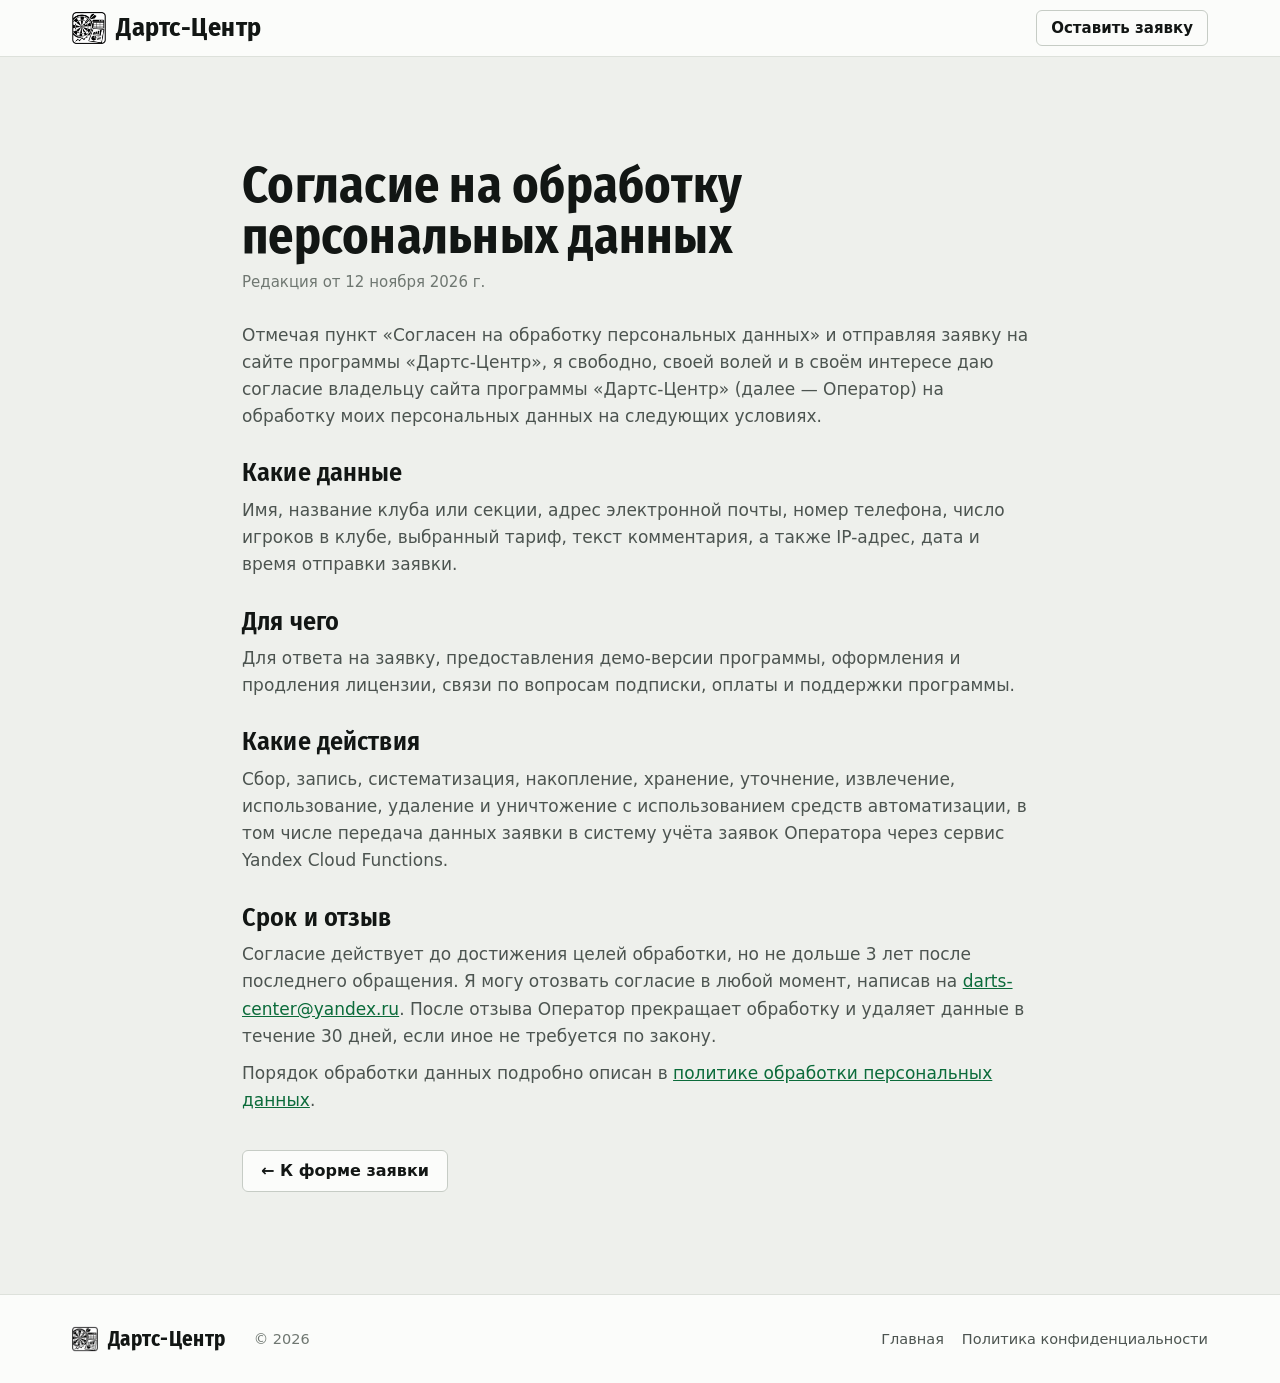
<file: consent.html>
<!doctype html>
<html lang="ru">
<head>
<meta charset="utf-8">
<meta name="viewport" content="width=device-width, initial-scale=1">
<title>Согласие на обработку персональных данных — Дартс-Центр</title>
<meta name="robots" content="noindex">
<meta name="theme-color" content="#fbfcfa">
<link rel="icon" href="img/favicon.png" type="image/png">
<link rel="stylesheet" href="css/style.css?v=9">
</head>
<body>
<header class="top">
  <div class="wrap top-in">
    <a class="brand" href="./" aria-label="Дартс-Центр — на главную"><img src="img/logo.png" alt="" width="34" height="34">Дартс-Центр</a>
    <a class="btn" href="./#contact" style="margin-left:auto">Оставить заявку</a>
  </div>
</header>

<main id="main">
<section class="legal">
  <div class="wrap narrow">
    <h1>Согласие на обработку персональных данных</h1>
    <p class="legal-date">Редакция от 12 ноября 2026 г.</p>

    <p>Отмечая пункт «Согласен на обработку персональных данных» и отправляя заявку на сайте программы «Дартс-Центр», я свободно, своей волей и в своём интересе даю согласие владельцу сайта программы «Дартс-Центр» (далее — Оператор) на обработку моих персональных данных на следующих условиях.</p>

    <h2>Какие данные</h2>
    <p>Имя, название клуба или секции, адрес электронной почты, номер телефона, число игроков в клубе, выбранный тариф, текст комментария, а также IP-адрес, дата и время отправки заявки.</p>

    <h2>Для чего</h2>
    <p>Для ответа на заявку, предоставления демо-версии программы, оформления и продления лицензии, связи по вопросам подписки, оплаты и поддержки программы.</p>

    <h2>Какие действия</h2>
    <p>Сбор, запись, систематизация, накопление, хранение, уточнение, извлечение, использование, удаление и уничтожение с использованием средств автоматизации, в том числе передача данных заявки в систему учёта заявок Оператора через сервис Yandex Cloud Functions.</p>

    <h2>Срок и отзыв</h2>
    <p>Согласие действует до достижения целей обработки, но не дольше 3 лет после последнего обращения. Я могу отозвать согласие в любой момент, написав на <a href="mailto:darts-center@yandex.ru">darts-center@yandex.ru</a>. После отзыва Оператор прекращает обработку и удаляет данные в течение 30 дней, если иное не требуется по закону.</p>

    <p>Порядок обработки данных подробно описан в <a href="privacy.html">политике обработки персональных данных</a>.</p>

    <p class="legal-back"><a class="btn" href="./#contact">← К форме заявки</a></p>
  </div>
</section>
</main>

<footer>
  <div class="wrap foot">
    <span class="brand"><img src="img/logo.png" alt="" width="26" height="26">Дартс-Центр</span>
    <span>© 2026</span>
    <nav aria-label="Нижнее меню"><a href="./">Главная</a><a href="privacy.html">Политика конфиденциальности</a></nav>
  </div>
</footer>
</body>
</html>
</file>
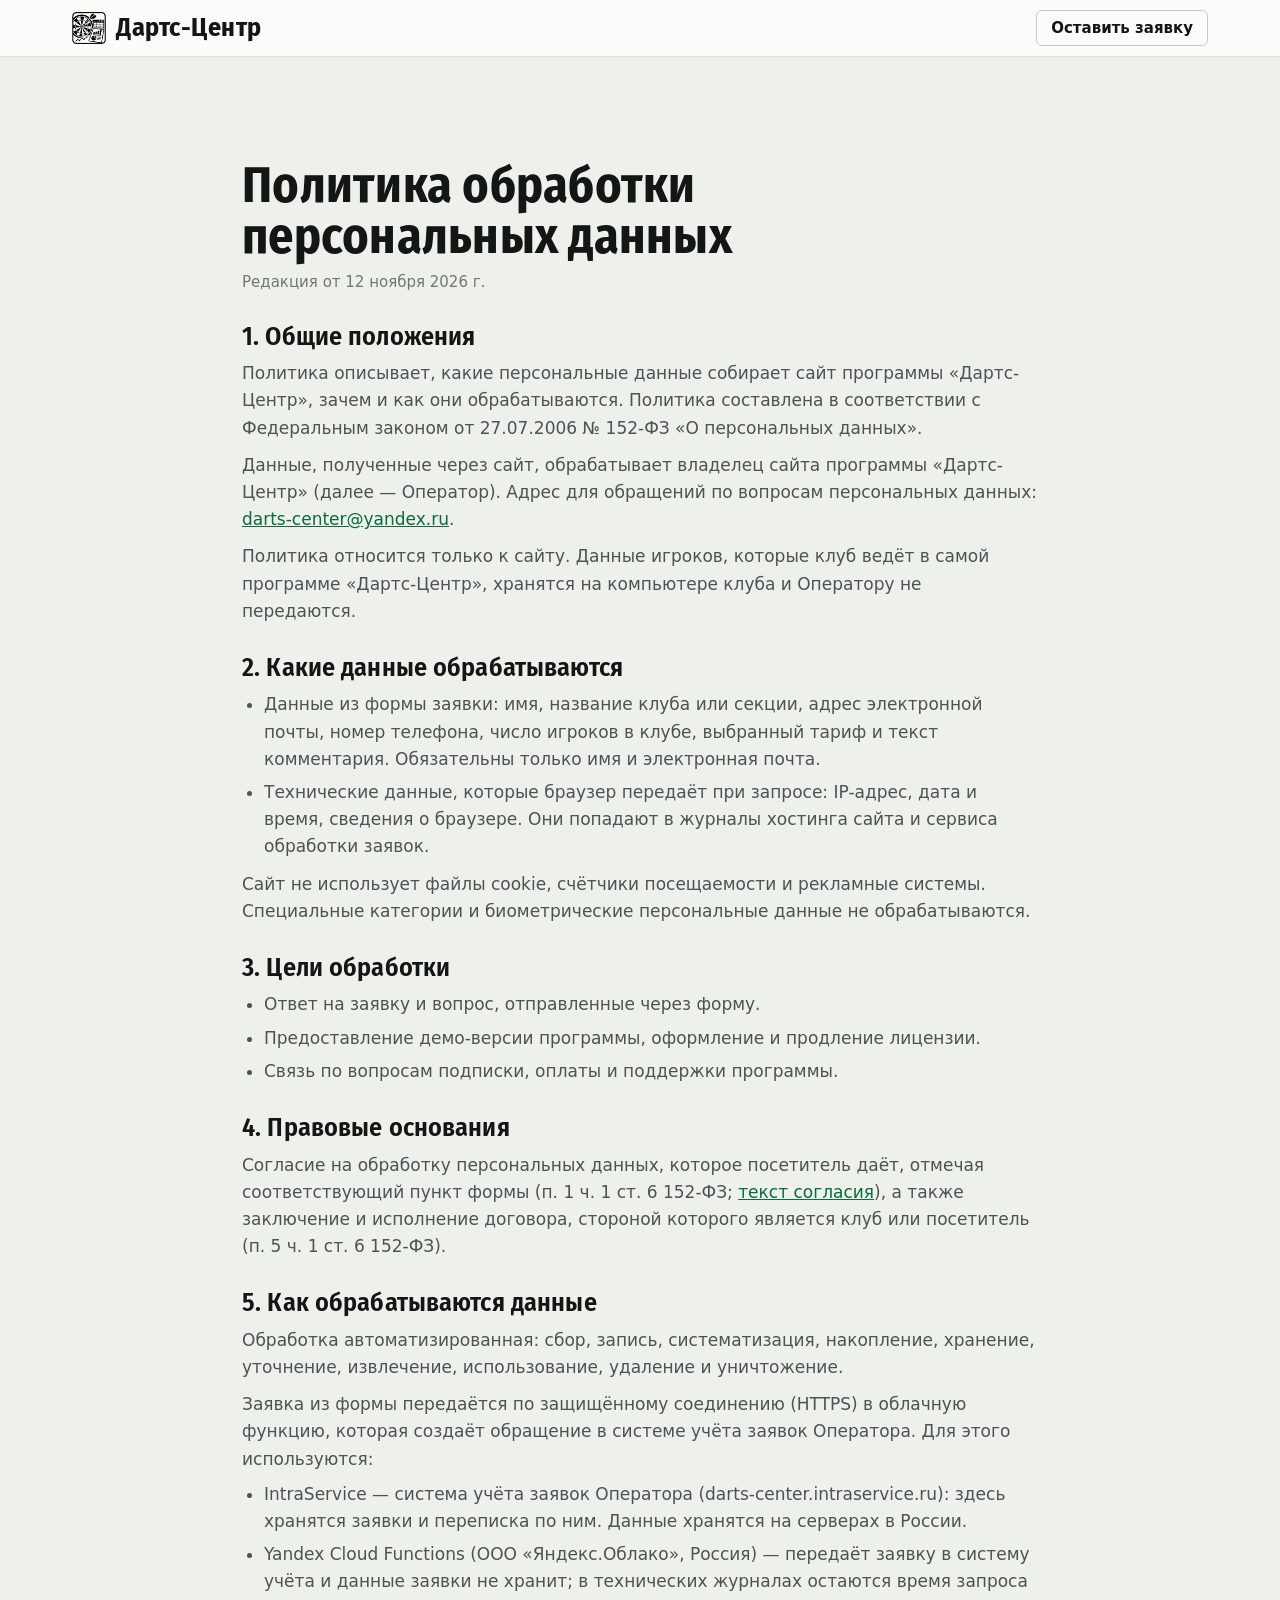
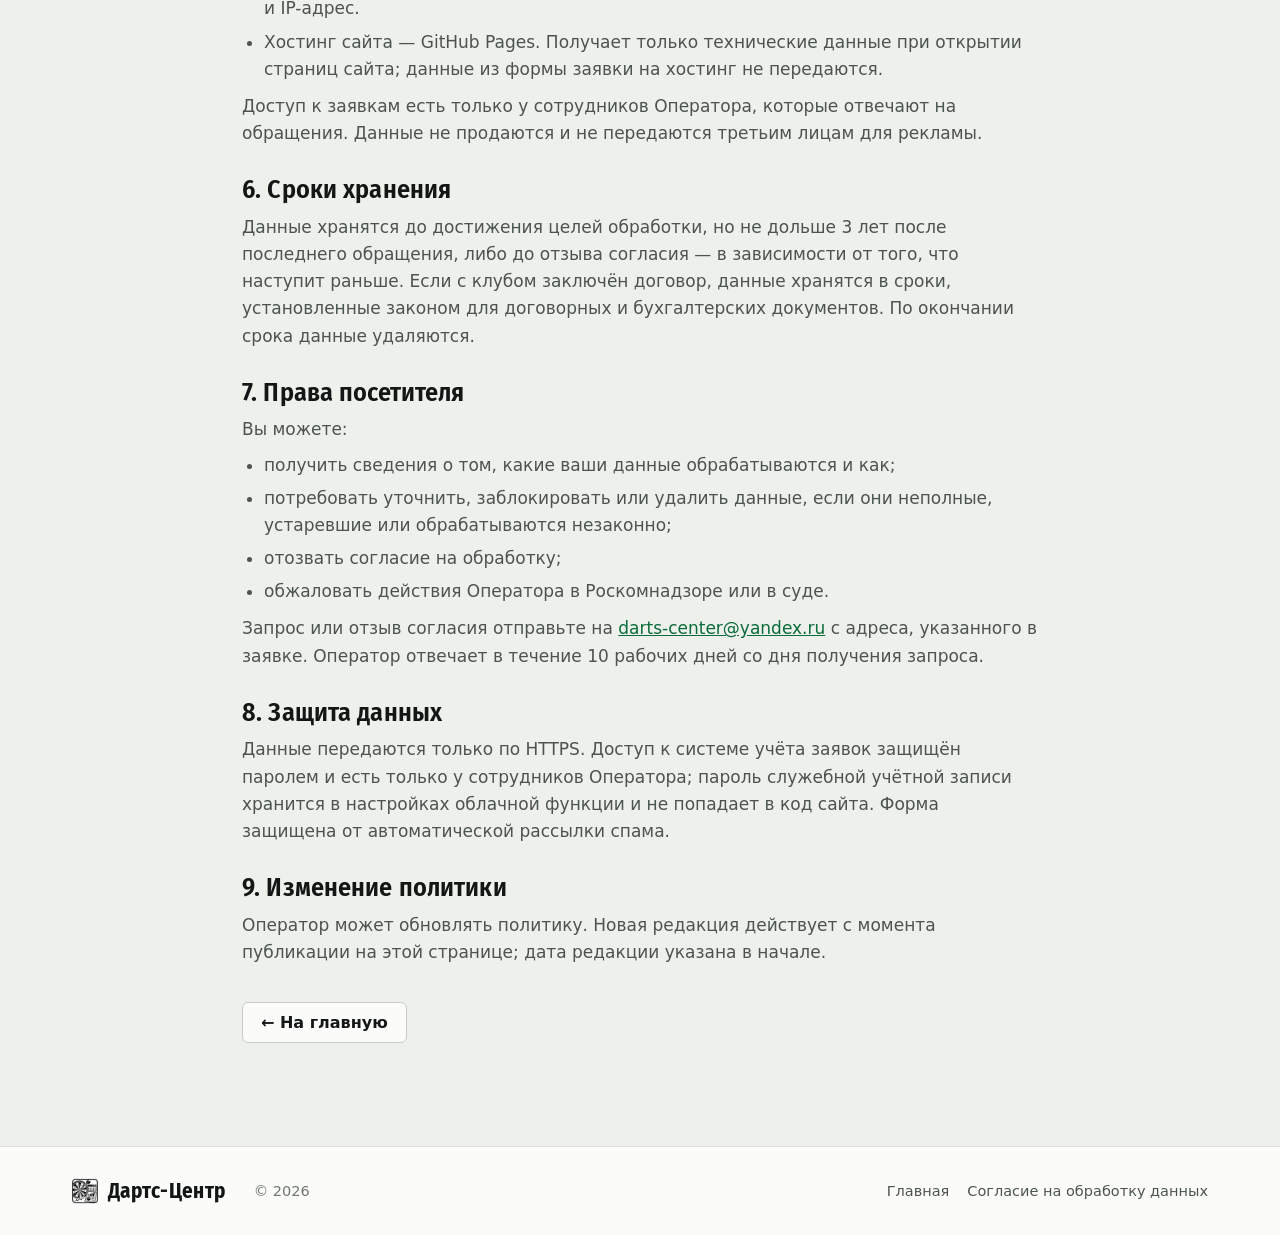
<file: privacy.html>
<!doctype html>
<html lang="ru">
<head>
<meta charset="utf-8">
<meta name="viewport" content="width=device-width, initial-scale=1">
<title>Политика конфиденциальности — Дартс-Центр</title>
<meta name="robots" content="noindex">
<meta name="theme-color" content="#fbfcfa">
<link rel="icon" href="img/favicon.png" type="image/png">
<link rel="stylesheet" href="css/style.css?v=9">
</head>
<body>
<header class="top">
  <div class="wrap top-in">
    <a class="brand" href="./" aria-label="Дартс-Центр — на главную"><img src="img/logo.png" alt="" width="34" height="34">Дартс-Центр</a>
    <a class="btn" href="./#contact" style="margin-left:auto">Оставить заявку</a>
  </div>
</header>

<main id="main">
<section class="legal">
  <div class="wrap narrow">
    <h1>Политика обработки персональных данных</h1>
    <p class="legal-date">Редакция от 12 ноября 2026 г.</p>

    <h2>1. Общие положения</h2>
    <p>Политика описывает, какие персональные данные собирает сайт программы «Дартс-Центр», зачем и как они обрабатываются. Политика составлена в соответствии с Федеральным законом от 27.07.2006 № 152-ФЗ «О персональных данных».</p>
    <p>Данные, полученные через сайт, обрабатывает владелец сайта программы «Дартс-Центр» (далее — Оператор). Адрес для обращений по вопросам персональных данных: <a href="mailto:darts-center@yandex.ru">darts-center@yandex.ru</a>.</p>
    <p>Политика относится только к сайту. Данные игроков, которые клуб ведёт в самой программе «Дартс-Центр», хранятся на компьютере клуба и Оператору не передаются.</p>

    <h2>2. Какие данные обрабатываются</h2>
    <ul>
      <li>Данные из формы заявки: имя, название клуба или секции, адрес электронной почты, номер телефона, число игроков в клубе, выбранный тариф и текст комментария. Обязательны только имя и электронная почта.</li>
      <li>Технические данные, которые браузер передаёт при запросе: IP-адрес, дата и время, сведения о браузере. Они попадают в журналы хостинга сайта и сервиса обработки заявок.</li>
    </ul>
    <p>Сайт не использует файлы cookie, счётчики посещаемости и рекламные системы. Специальные категории и биометрические персональные данные не обрабатываются.</p>

    <h2>3. Цели обработки</h2>
    <ul>
      <li>Ответ на заявку и вопрос, отправленные через форму.</li>
      <li>Предоставление демо-версии программы, оформление и продление лицензии.</li>
      <li>Связь по вопросам подписки, оплаты и поддержки программы.</li>
    </ul>

    <h2>4. Правовые основания</h2>
    <p>Согласие на обработку персональных данных, которое посетитель даёт, отмечая соответствующий пункт формы (п. 1 ч. 1 ст. 6 152-ФЗ; <a href="consent.html">текст согласия</a>), а также заключение и исполнение договора, стороной которого является клуб или посетитель (п. 5 ч. 1 ст. 6 152-ФЗ).</p>

    <h2>5. Как обрабатываются данные</h2>
    <p>Обработка автоматизированная: сбор, запись, систематизация, накопление, хранение, уточнение, извлечение, использование, удаление и уничтожение.</p>
    <p>Заявка из формы передаётся по защищённому соединению (HTTPS) в облачную функцию, которая создаёт обращение в системе учёта заявок Оператора. Для этого используются:</p>
    <ul>
      <li>IntraService — система учёта заявок Оператора (darts-center.intraservice.ru): здесь хранятся заявки и переписка по ним. Данные хранятся на серверах в России.</li>
      <li>Yandex Cloud Functions (ООО «Яндекс.Облако», Россия) — передаёт заявку в систему учёта и данные заявки не хранит; в технических журналах остаются время запроса и IP-адрес.</li>
      <li>Хостинг сайта — GitHub Pages. Получает только технические данные при открытии страниц сайта; данные из формы заявки на хостинг не передаются.</li>
    </ul>
    <p>Доступ к заявкам есть только у сотрудников Оператора, которые отвечают на обращения. Данные не продаются и не передаются третьим лицам для рекламы.</p>

    <h2>6. Сроки хранения</h2>
    <p>Данные хранятся до достижения целей обработки, но не дольше 3 лет после последнего обращения, либо до отзыва согласия — в зависимости от того, что наступит раньше. Если с клубом заключён договор, данные хранятся в сроки, установленные законом для договорных и бухгалтерских документов. По окончании срока данные удаляются.</p>

    <h2>7. Права посетителя</h2>
    <p>Вы можете:</p>
    <ul>
      <li>получить сведения о том, какие ваши данные обрабатываются и как;</li>
      <li>потребовать уточнить, заблокировать или удалить данные, если они неполные, устаревшие или обрабатываются незаконно;</li>
      <li>отозвать согласие на обработку;</li>
      <li>обжаловать действия Оператора в Роскомнадзоре или в суде.</li>
    </ul>
    <p>Запрос или отзыв согласия отправьте на <a href="mailto:darts-center@yandex.ru">darts-center@yandex.ru</a> с адреса, указанного в заявке. Оператор отвечает в течение 10 рабочих дней со дня получения запроса.</p>

    <h2>8. Защита данных</h2>
    <p>Данные передаются только по HTTPS. Доступ к системе учёта заявок защищён паролем и есть только у сотрудников Оператора; пароль служебной учётной записи хранится в настройках облачной функции и не попадает в код сайта. Форма защищена от автоматической рассылки спама.</p>

    <h2>9. Изменение политики</h2>
    <p>Оператор может обновлять политику. Новая редакция действует с момента публикации на этой странице; дата редакции указана в начале.</p>

    <p class="legal-back"><a class="btn" href="./">← На главную</a></p>
  </div>
</section>
</main>

<footer>
  <div class="wrap foot">
    <span class="brand"><img src="img/logo.png" alt="" width="26" height="26">Дартс-Центр</span>
    <span>© 2026</span>
    <nav aria-label="Нижнее меню"><a href="./">Главная</a><a href="consent.html">Согласие на обработку данных</a></nav>
  </div>
</footer>
</body>
</html>
</file>
<file: css/style.css>
/* Дартс-Центр — сайт программы. Палитра и шрифты взяты из интерфейса программы. */
@font-face{font-family:"Fira Sans Condensed";font-style:normal;font-weight:500;font-display:swap;src:url(../fonts/fira-sans-condensed-cyrillic-500-normal.woff2) format("woff2");unicode-range:U+0301,U+0400-045F,U+0490-0491,U+04B0-04B1,U+2116}
@font-face{font-family:"Fira Sans Condensed";font-style:normal;font-weight:500;font-display:swap;src:url(../fonts/fira-sans-condensed-latin-500-normal.woff2) format("woff2");unicode-range:U+0000-00FF,U+0131,U+0152-0153,U+02BB-02BC,U+02C6,U+02DA,U+02DC,U+0304,U+0308,U+0329,U+2000-206F,U+20AC,U+2122,U+2191,U+2193,U+2212,U+2215,U+FEFF,U+FFFD,U+20BD}
@font-face{font-family:"Fira Sans Condensed";font-style:normal;font-weight:600;font-display:swap;src:url(../fonts/fira-sans-condensed-cyrillic-600-normal.woff2) format("woff2");unicode-range:U+0301,U+0400-045F,U+0490-0491,U+04B0-04B1,U+2116}
@font-face{font-family:"Fira Sans Condensed";font-style:normal;font-weight:600;font-display:swap;src:url(../fonts/fira-sans-condensed-latin-600-normal.woff2) format("woff2");unicode-range:U+0000-00FF,U+0131,U+0152-0153,U+02BB-02BC,U+02C6,U+02DA,U+02DC,U+0304,U+0308,U+0329,U+2000-206F,U+20AC,U+2122,U+2191,U+2193,U+2212,U+2215,U+FEFF,U+FFFD,U+20BD}
@font-face{font-family:"Fira Sans Condensed";font-style:normal;font-weight:700;font-display:swap;src:url(../fonts/fira-sans-condensed-cyrillic-700-normal.woff2) format("woff2");unicode-range:U+0301,U+0400-045F,U+0490-0491,U+04B0-04B1,U+2116}
@font-face{font-family:"Fira Sans Condensed";font-style:normal;font-weight:700;font-display:swap;src:url(../fonts/fira-sans-condensed-latin-700-normal.woff2) format("woff2");unicode-range:U+0000-00FF,U+0131,U+0152-0153,U+02BB-02BC,U+02C6,U+02DA,U+02DC,U+0304,U+0308,U+0329,U+2000-206F,U+20AC,U+2122,U+2191,U+2193,U+2212,U+2215,U+FEFF,U+FFFD,U+20BD}
:root{
  --bg:#eef0ec; --surface:#fbfcfa; --surface2:#f3f5f1; --board:#f4efe2;
  --ink:#121614; --ink2:#4c5450; --muted:#6f7771;
  --line:#dde1db; --line2:#c6ccc5;
  --accent:#0b6b3a; --accent-2:#13854a; --accent-soft:#dcefe3;
  --hot:#c4322b; --hot-soft:#f8e1df; --gold:#e0a800;
  --f-display:"Fira Sans Condensed","Arial Narrow","Roboto Condensed",sans-serif;
  --f-body:"Segoe UI",system-ui,-apple-system,Roboto,Arial,sans-serif;
  --r:8px; --wrap:1200px; --pad:clamp(16px,4vw,32px);
  color-scheme:light;
}
*{box-sizing:border-box}
html{scroll-behavior:smooth;scroll-padding-top:96px}
@media (prefers-reduced-motion:reduce){html{scroll-behavior:auto}*{transition:none!important;animation:none!important}}
body{margin:0;background:var(--bg);color:var(--ink);font:17px/1.55 var(--f-body);-webkit-font-smoothing:antialiased;text-rendering:optimizeLegibility}
img{max-width:100%;height:auto;display:block}
a{color:var(--accent)}
:focus-visible{outline:2px solid #2a78d6;outline-offset:2px;border-radius:4px}
h1,h2,h3{font-family:var(--f-display);font-weight:600;letter-spacing:.005em;margin:0;text-wrap:balance;line-height:1.02}
p{margin:0}
.wrap{max-width:var(--wrap);margin:0 auto;padding-inline:var(--pad)}
.ic{width:20px;height:20px;flex:none}
.skip{position:absolute;left:-999px;top:8px;background:var(--accent);color:#fff;padding:8px 14px;border-radius:6px;z-index:100}
.skip:focus{left:8px}

/* ---------- top bar (как в программе) ---------- */
.top{position:sticky;top:0;z-index:30;background:var(--surface);border-bottom:1px solid var(--line)}
.top-in{display:flex;align-items:center;gap:14px 18px;flex-wrap:wrap;padding-block:8px}
.brand{display:flex;align-items:center;gap:10px;text-decoration:none;color:var(--ink);font-family:var(--f-display);font-size:26px;font-weight:700;letter-spacing:.02em;white-space:nowrap}
.brand img{width:34px;height:34px}
.nav{display:flex;gap:2px;flex:1;min-width:0}
.nav a{display:inline-flex;align-items:center;gap:6px;padding:8px 10px;border-radius:6px;color:var(--ink2);text-decoration:none;font-weight:500;font-size:15px;white-space:nowrap}
.nav a .ic{width:17px;height:17px}
.nav a:hover{background:var(--surface2);color:var(--ink)}
.nav a[aria-current="true"]{background:var(--accent);color:#fff}
.nav a[aria-current="true"] .ic{color:#fff}
.btn{display:inline-flex;align-items:center;justify-content:center;gap:8px;border:1px solid var(--line2);background:var(--surface);color:var(--ink);padding:10px 18px;border-radius:6px;cursor:pointer;font:600 16px/1.2 var(--f-body);text-decoration:none;white-space:nowrap}
.btn:hover{background:var(--surface2)}
.btn.primary{background:var(--accent);border-color:var(--accent);color:#fff}
.btn.primary:hover{background:#0a5d33}
.btn.lg{padding:14px 24px;font-size:17px}
.top .btn{padding:8px 14px;font-size:15px}
@media (max-width:1080px){
  .top-in{padding-bottom:0}
  .nav{order:3;flex-basis:100%;overflow-x:auto;scrollbar-width:none;padding-bottom:8px;margin-inline:calc(var(--pad)*-1);padding-inline:var(--pad)}
  .nav::-webkit-scrollbar{display:none}
  .top .btn{margin-left:auto}
}
@media (max-width:420px){.brand{font-size:22px}.brand img{width:30px;height:30px}.top .btn{padding:7px 10px;font-size:14px}}

/* ---------- hero ---------- */
.hero{padding-block:clamp(40px,7vw,88px) clamp(32px,5vw,56px)}
.hero-grid{display:grid;grid-template-columns:minmax(0,5fr) minmax(0,6fr);gap:clamp(28px,4vw,56px);align-items:center}
.hero h1{font-size:clamp(46px,6.4vw,84px);white-space:nowrap;font-weight:700;line-height:.93;letter-spacing:-.005em}
.hero h1 span{display:block;white-space:normal;color:var(--ink2);font-weight:500;font-size:.56em;line-height:1.05;margin-top:.28em;letter-spacing:0}
.lead{font-size:clamp(17px,1.6vw,20px);color:var(--ink2);margin-top:22px;max-width:34em}
.cta{display:flex;flex-wrap:wrap;gap:12px;margin-top:30px}
.hero-shot{position:relative}
.hero-shot .shot{transform:rotate(-1.2deg)}
.hero-shot .shot + .shot{position:absolute;width:46%;right:-3%;bottom:-14%;transform:rotate(2.5deg);box-shadow:0 18px 40px -16px rgba(18,22,20,.45)}
.facts{display:grid;grid-template-columns:repeat(4,minmax(0,1fr));gap:12px;margin-top:clamp(56px,7vw,88px)}
.fact{display:flex;gap:12px;align-items:flex-start;padding:14px 16px;background:var(--surface);border:1px solid var(--line);border-radius:var(--r)}
.fact .ic{width:26px;height:26px;margin-top:1px}
.fact b{display:block;font-size:16px;line-height:1.3}
.fact small{display:block;color:var(--muted);font-size:14px;line-height:1.4;margin-top:2px}
@media (max-width:900px){
  .hero-grid{grid-template-columns:1fr}
  .hero-shot{margin-right:6%}
  .facts{grid-template-columns:repeat(2,minmax(0,1fr))}
}
@media (max-width:520px){.facts{grid-template-columns:1fr}.hero-shot .shot + .shot{bottom:-18%}}

/* ---------- screenshots ---------- */
.shot{display:block;padding:0;border:1px solid var(--line2);border-radius:10px;overflow:hidden;background:var(--surface);box-shadow:0 1px 0 rgba(18,22,20,.04),0 14px 36px -22px rgba(18,22,20,.35);cursor:zoom-in;width:100%;position:relative}
.shot img{width:100%}
.shot:focus-visible{outline-offset:4px}
.shot .zoom{position:absolute;right:10px;bottom:10px;display:flex;align-items:center;gap:6px;background:rgba(251,252,250,.94);border:1px solid var(--line);border-radius:6px;padding:4px 9px;font-size:13px;color:var(--ink2);opacity:0;transition:opacity .15s}
.shot:hover .zoom,.shot:focus-visible .zoom{opacity:1}
.shot .zoom .ic{width:15px;height:15px}

/* ---------- sections ---------- */
section{padding-block:clamp(56px,8vw,104px)}
.sec-h{display:flex;align-items:center;gap:14px;padding-bottom:14px;border-bottom:3px solid var(--ink);margin-bottom:clamp(24px,3vw,36px)}
.sec-h .ic{width:34px;height:34px}
.sec-h h2{font-size:clamp(34px,4.6vw,54px);font-weight:700}
.sec-intro{font-size:clamp(17px,1.5vw,19px);color:var(--ink2);max-width:42em;margin-bottom:clamp(28px,4vw,44px)}
.alt{background:var(--surface);border-block:1px solid var(--line)}

/* game modes — как карточки на экране «Игра» */
.modes{display:grid;grid-template-columns:repeat(6,minmax(0,1fr));gap:10px}
.mode{background:var(--surface);border:1px solid var(--line);border-radius:var(--r);padding:16px 14px 18px}
.alt .mode{background:var(--bg)}
.mode .gi{width:50px;height:50px;border-radius:50%;background:var(--surface2);display:grid;place-items:center;margin-bottom:12px;color:var(--ink)}
.mode .gi svg{width:36px;height:36px}
.mode h3{font-size:25px;line-height:1.05}
.mode p{color:var(--ink2);font-size:14.5px;line-height:1.45;margin-top:6px}
@media (max-width:1000px){.modes{grid-template-columns:repeat(3,minmax(0,1fr))}}
@media (max-width:560px){.modes{grid-template-columns:repeat(2,minmax(0,1fr))}.mode h3{font-size:22px}}

/* feature rows */
.row2{display:grid;grid-template-columns:minmax(0,7fr) minmax(0,5fr);gap:clamp(24px,4vw,56px);align-items:start;margin-top:clamp(40px,6vw,72px)}
.row2.flip{grid-template-columns:minmax(0,5fr) minmax(0,7fr)}
.row2.flip .txt{order:-1}
.txt h3{font-size:clamp(28px,3vw,36px);margin-bottom:12px}
.txt > p{color:var(--ink2)}
.ticks{list-style:none;padding:0;margin:18px 0 0;display:grid;gap:10px}
.ticks li{display:grid;grid-template-columns:22px 1fr;gap:10px;line-height:1.45}
.ticks li::before{content:"";width:18px;height:18px;margin-top:3px;border-radius:50%;background:var(--accent-soft) url("data:image/svg+xml,%3Csvg xmlns='http://www.w3.org/2000/svg' viewBox='0 0 24 24'%3E%3Cpath d='M6 12.5l4 4L18 8' fill='none' stroke='%230b6b3a' stroke-width='3' stroke-linecap='round' stroke-linejoin='round'/%3E%3C/svg%3E") center/12px no-repeat}
@media (max-width:900px){.row2,.row2.flip{grid-template-columns:1fr}.row2.flip .txt{order:0}}

/* ---------- tour: окно программы ---------- */
.app{background:var(--surface);border:1px solid var(--line2);border-radius:12px;overflow:hidden;box-shadow:0 24px 60px -36px rgba(18,22,20,.5)}
.app-bar{display:flex;align-items:center;gap:6px 14px;padding:6px 6px 6px 14px;border-bottom:1px solid var(--line)}
.app-bar .brand{font-size:21px}
.app-bar .tabs{border:0;padding:0;flex:1;min-width:0}
@media (max-width:700px){.app-bar{flex-wrap:wrap;padding:8px 0 4px 12px}.app-bar .tabs{flex-basis:100%;padding-right:10px}}
.app-bar .brand img{width:26px;height:26px}
.tabs{display:flex;gap:2px;overflow-x:auto;scrollbar-width:none;padding:6px 10px;border-bottom:1px solid var(--line);background:var(--surface)}
.tabs::-webkit-scrollbar{display:none}
.tabs button{display:inline-flex;align-items:center;gap:7px;border:0;background:none;padding:8px 12px;border-radius:6px;font:500 15px var(--f-body);color:var(--ink2);cursor:pointer;white-space:nowrap}
.tabs button .ic{width:17px;height:17px}
.tabs button:hover{background:var(--surface2);color:var(--ink)}
.tabs button[aria-selected="true"]{background:var(--accent);color:#fff}
.pane{display:grid;grid-template-columns:minmax(0,1fr) 340px;background:var(--bg)}
.pane[hidden]{display:none}
.pane-img{padding:18px;min-width:0}
.pane-img .shot{box-shadow:none}
.pane-sub{display:flex;gap:6px;flex-wrap:wrap;margin-top:12px}
.pane-sub button{border:1px solid var(--line2);background:var(--surface);border-radius:999px;padding:5px 12px;font:500 14px var(--f-body);color:var(--ink2);cursor:pointer}
.pane-sub button[aria-pressed="true"]{background:var(--ink);border-color:var(--ink);color:#fff}
.pane-txt{padding:22px 22px 26px;border-left:1px solid var(--line);background:var(--surface)}
.pane-txt h3{font-size:31px;margin-bottom:10px}
.pane-txt p{color:var(--ink2);font-size:16px}
.pane-txt .ticks{gap:8px}
.pane-txt .ticks li{font-size:15.5px}
@media (max-width:980px){.pane{grid-template-columns:1fr}.pane-txt{border-left:0;border-top:1px solid var(--line)}.pane-img{padding:12px}}

/* ---------- phones ---------- */
.cab-grid{display:grid;grid-template-columns:minmax(0,4fr) minmax(0,8fr);gap:clamp(24px,4vw,56px);align-items:start}
.phones{display:flex;gap:18px;overflow-x:auto;scroll-snap-type:x mandatory;padding:6px 4px 18px;scrollbar-width:thin}
.phone{flex:0 0 220px;scroll-snap-align:start;margin:0}
.phone .frame{display:block;width:100%;padding:8px;background:var(--ink);border-radius:30px;box-shadow:0 20px 40px -24px rgba(18,22,20,.6);cursor:zoom-in;border:0}
.phone .frame img{border-radius:22px;aspect-ratio:390/700;object-fit:cover;object-position:top}
.phone figcaption{text-align:center;margin-top:10px;font-weight:600}
.phone figcaption small{display:block;font-weight:400;color:var(--muted);font-size:14px}
@media (max-width:900px){.cab-grid{grid-template-columns:1fr}.phones{margin-inline:calc(var(--pad)*-1);padding-inline:var(--pad)}.phone{flex-basis:200px}}

.mail-grid{display:grid;grid-template-columns:minmax(0,6fr) minmax(0,5fr);gap:clamp(24px,4vw,56px);align-items:start;margin-top:clamp(56px,7vw,88px)}
.mail-grid .shot{max-height:640px}
.mail-grid .shot img{object-fit:cover;object-position:top;max-height:640px}
@media (max-width:900px){.mail-grid{grid-template-columns:1fr}}

/* avatars strip */
.faces{display:flex;margin-top:22px}
.faces img{width:52px;height:52px;border-radius:50%;margin-left:-8px;filter:drop-shadow(0 2px 4px rgba(18,22,20,.18))}
.faces img:first-child{margin-left:0}

/* ---------- data / reliability ---------- */
.feats{display:grid;grid-template-columns:repeat(3,minmax(0,1fr));gap:12px}
.feat{background:var(--surface);border:1px solid var(--line);border-radius:var(--r);padding:20px}
.feat .ic{width:30px;height:30px}
.feat h3{font-size:24px;margin:12px 0 6px}
.feat p{color:var(--ink2);font-size:15.5px}
@media (max-width:900px){.feats{grid-template-columns:repeat(2,minmax(0,1fr))}}
@media (max-width:560px){.feats{grid-template-columns:1fr}}

/* steps */
.steps{list-style:none;margin:0;padding:0;display:grid;grid-template-columns:repeat(4,minmax(0,1fr));gap:12px;counter-reset:s}
.steps li{counter-increment:s;padding:20px;border:1px solid var(--line);border-radius:var(--r);background:var(--bg)}
.steps li::before{content:counter(s);display:grid;place-items:center;width:34px;height:34px;border-radius:50%;background:var(--accent);color:#fff;font:700 19px var(--f-display);margin-bottom:14px}
.steps b{display:block;font-size:17px;margin-bottom:4px}
.steps span{color:var(--ink2);font-size:15.5px}
@media (max-width:900px){.steps{grid-template-columns:repeat(2,minmax(0,1fr))}}
@media (max-width:520px){.steps{grid-template-columns:1fr}}

/* ---------- tier chips: с какого тарифа ---------- */
.tier{display:inline-flex;align-items:center;gap:5px;vertical-align:middle;font:600 13px/1 var(--f-body);letter-spacing:.02em;color:#084d2a;background:var(--accent-soft);border:1px solid #bfdfca;border-radius:999px;padding:5px 10px 5px 9px;white-space:nowrap}
.tier::before{content:"";width:7px;height:7px;border-radius:50%;background:var(--accent)}
.tier.all{color:var(--ink2);background:var(--surface2);border-color:var(--line)}
.tier.all::before{background:var(--muted)}
h2 .tier,h3 .tier{margin-left:8px;position:relative;top:-.12em}
.pane-txt > .tier{margin-bottom:12px}

/* ---------- video ---------- */
.video{border-radius:12px;overflow:hidden;background:#0d2018;border:1px solid var(--line2);box-shadow:0 24px 60px -36px rgba(18,22,20,.6);max-width:1040px}
.video video{display:block;width:100%;height:auto;aspect-ratio:16/9;background:#0d2018}

/* ---------- plans ---------- */
.plans{display:grid;grid-template-columns:repeat(5,minmax(0,1fr));gap:12px;align-items:stretch}
.plan{display:flex;flex-direction:column;background:var(--surface);border:1px solid var(--line);border-radius:var(--r);padding:20px 18px}
.plan:last-child{border:2px solid var(--accent);padding:19px 17px}
.plan h3{font-size:28px}
.plan .who{color:var(--muted);font-size:14.5px;line-height:1.4;margin-top:6px;min-height:2.8em}
.plan .sum{font:700 34px/1.05 var(--f-display);margin:14px 0 10px}
.plan .sum.ask{font-size:22px;color:var(--accent);padding:6px 0}
.plan .what{color:var(--ink2);font-size:15px;line-height:1.45;flex:1;margin-bottom:18px}
.plan .btn{width:100%}
@media (max-width:1100px){.plans{grid-template-columns:repeat(3,minmax(0,1fr))}}
@media (max-width:760px){.plans{grid-template-columns:repeat(2,minmax(0,1fr))}}
@media (max-width:480px){.plans{grid-template-columns:1fr}.plan .who{min-height:0}}

.compare{margin-top:18px;background:var(--surface);border:1px solid var(--line);border-radius:var(--r)}
.compare summary{cursor:pointer;list-style:none;padding:16px 48px 16px 20px;font-weight:600;position:relative;color:var(--accent)}
.compare summary::-webkit-details-marker{display:none}
.compare summary::after{content:"+";position:absolute;right:20px;top:50%;transform:translateY(-52%);font:500 26px/1 var(--f-display)}
.compare[open] summary::after{content:"−"}
.tbl-wrap{overflow-x:auto;border-top:1px solid var(--line)}
.compare table{width:100%;border-collapse:collapse;font-size:15px;min-width:720px}
.compare th,.compare td{padding:9px 12px;border-bottom:1px solid var(--line);text-align:center;vertical-align:top}
.compare thead th{position:sticky;top:0;background:var(--surface2);font:600 16px var(--f-display);letter-spacing:.02em}
.compare th[scope="row"],.compare thead th:first-child{text-align:left;font-weight:400;width:46%}
.compare thead th:last-child{color:var(--accent)}
.compare tr.grp th{background:var(--bg);text-align:left;font:600 17px var(--f-display);padding-top:12px}
.compare td{color:var(--ink2);white-space:nowrap}
.compare td.y{color:var(--accent);font-weight:700}
.compare td.n{color:var(--line2)}
.subs{margin-top:clamp(32px,4vw,48px);max-width:860px}
.subs h3{font-size:clamp(26px,2.6vw,32px)}

/* ---------- contact (только форма) ---------- */
.wrap.narrow{max-width:860px}

/* ---------- legal pages ---------- */
.legal h1{font-size:clamp(34px,4.6vw,50px);font-weight:700;margin-bottom:8px}
.legal .legal-date{color:var(--muted);font-size:15px;margin-bottom:28px}
.legal h2{font-size:26px;margin:30px 0 10px}
.legal p,.legal li{color:var(--ink2);line-height:1.6}
.legal p+p,.legal ul+p{margin-top:10px}
.legal ul{margin:8px 0 0;padding-left:22px;display:grid;gap:6px}
.legal .legal-back{margin-top:36px}
mark.todo{background:#fff3c4;color:#6b4e00;padding:0 4px;border-radius:3px}
.form .agree a{color:var(--accent)}

/* ---------- faq ---------- */
.faq{display:grid;gap:8px;max-width:860px}
.faq details{background:var(--surface);border:1px solid var(--line);border-radius:var(--r)}
.faq summary{cursor:pointer;list-style:none;padding:16px 48px 16px 20px;font-weight:600;position:relative}
.faq summary::-webkit-details-marker{display:none}
.faq summary::after{content:"+";position:absolute;right:20px;top:50%;transform:translateY(-52%);font:500 26px/1 var(--f-display);color:var(--accent)}
.faq details[open] summary::after{content:"−"}
.faq details p{padding:0 20px 18px;color:var(--ink2)}

/* ---------- contact ---------- */
.form{background:var(--surface);border:1px solid var(--line);border-radius:var(--r);padding:clamp(18px,3vw,28px);display:grid;grid-template-columns:1fr 1fr;gap:14px}
.form .full{grid-column:1/-1}
.form label{display:flex;flex-direction:column;gap:5px;font-size:14.5px;color:var(--ink2);font-weight:500}
.form input,.form select,.form textarea{font:inherit;font-size:16px;color:var(--ink);background:var(--surface);border:1px solid var(--line2);border-radius:6px;padding:10px 12px;min-width:0}
.form textarea{min-height:110px;resize:vertical}
.form input:focus,.form select:focus,.form textarea:focus{outline:2px solid var(--accent);outline-offset:0;border-color:var(--accent)}
.form .agree{flex-direction:row;align-items:flex-start;gap:10px;font-weight:400}
.form .agree input{margin-top:4px;width:18px;height:18px;accent-color:var(--accent)}
.form .req{color:var(--hot)}
.form .hp{position:absolute;left:-9999px;width:1px;height:1px;opacity:0}
.form button[disabled]{opacity:.6;cursor:progress}
.form-msg{grid-column:1/-1;padding:12px 14px;border-radius:6px;background:var(--accent-soft);color:#084d2a;display:none}
.form-msg.show{display:block}
.form-msg.err{background:var(--hot-soft);color:#8f201a}

@media (max-width:560px){.form{grid-template-columns:1fr}}

/* ---------- footer ---------- */
footer{border-top:1px solid var(--line);background:var(--surface);padding-block:28px;color:var(--muted);font-size:14.5px}
.foot{display:flex;gap:16px 28px;align-items:center;flex-wrap:wrap}
.foot .brand{font-size:21px}
.foot .brand img{width:26px;height:26px}
.foot nav{display:flex;gap:18px;flex-wrap:wrap;margin-left:auto}
.foot nav a{color:var(--ink2);text-decoration:none}
.foot nav a:hover{color:var(--accent)}

/* ---------- lightbox ---------- */
dialog.lb{border:0;padding:0;background:transparent;max-width:min(1600px,96vw);max-height:94vh;overflow:visible}
dialog.lb::backdrop{background:rgba(18,22,20,.82)}
dialog.lb .lb-in{background:var(--surface);border-radius:10px;overflow:auto;max-height:94vh}
dialog.lb img{display:block;width:100%;height:auto}
dialog.lb.narrow{max-width:min(460px,94vw)}
dialog.lb .lb-x{position:absolute;top:-14px;right:-14px;width:40px;height:40px;border-radius:50%;border:0;background:var(--surface);color:var(--ink);cursor:pointer;display:grid;place-items:center;box-shadow:0 4px 14px rgba(0,0,0,.25)}
dialog.lb .lb-x .ic{width:18px;height:18px}
dialog.lb .lb-cap{padding:10px 14px;color:var(--ink2);font-size:14.5px;border-top:1px solid var(--line)}
@media (max-width:600px){dialog.lb .lb-x{top:6px;right:6px}}
</file>
